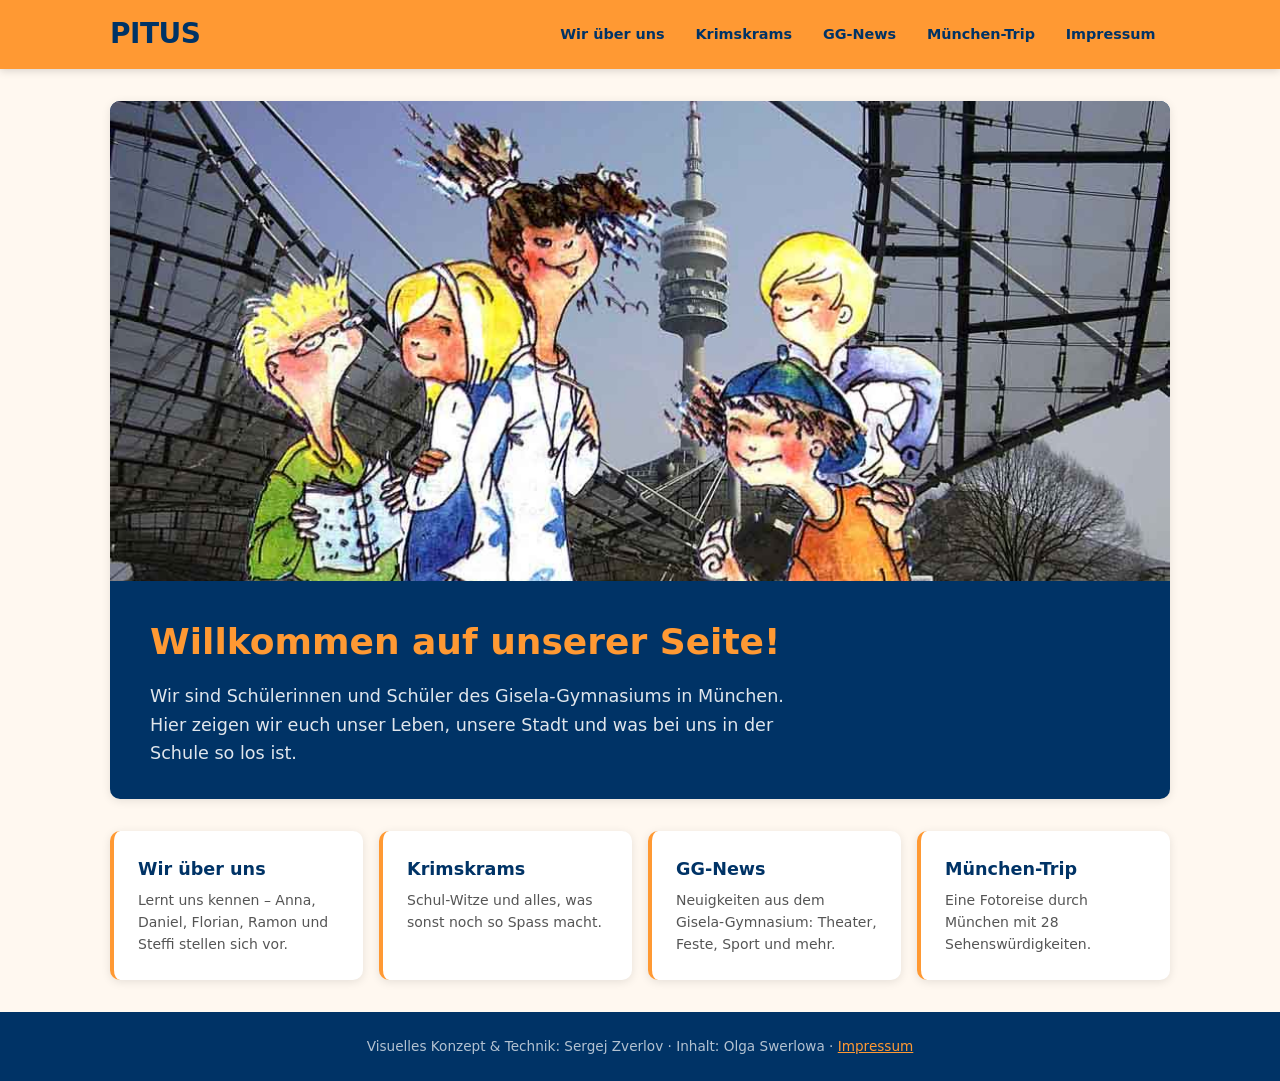
<file: index.html>
<!DOCTYPE html>
<html lang="de">
<head>
  <meta charset="UTF-8">
  <meta name="viewport" content="width=device-width, initial-scale=1.0">
  <title>PITUS – Willkommen</title>
  <link rel="stylesheet" href="styles.css">
</head>
<body>

<header>
  <div class="nav-inner">
    <a href="index.html" class="site-title">PITUS</a>
    <button class="menu-toggle" aria-label="Menü öffnen" aria-expanded="false">
      <span></span><span></span><span></span>
    </button>
    <nav id="main-nav">
      <ul>
        <li><a href="html/wir.html">Wir über uns</a></li>
        <li><a href="html/krimskrams.html">Krimskrams</a></li>
        <li><a href="html/gg-news.html">GG-News</a></li>
        <li><a href="html/muenchen.html">München-Trip</a></li>
        <li><a href="html/impressum.html">Impressum</a></li>
      </ul>
    </nav>
  </div>
</header>

<main>
  <div class="hero">
    <img src="images/Start2.jpg" alt="Willkommen bei PITUS">
    <div class="hero-body">
      <h1>Willkommen auf unserer Seite!</h1>
      <p>
        Wir sind Schülerinnen und Schüler des Gisela-Gymnasiums in München.
        Hier zeigen wir euch unser Leben, unsere Stadt und was bei uns in der Schule so los ist.
      </p>
    </div>
  </div>

  <div class="section-nav">
    <a href="html/wir.html" class="section-card">
      <h2>Wir über uns</h2>
      <p>Lernt uns kennen – Anna, Daniel, Florian, Ramon und Steffi stellen sich vor.</p>
    </a>
    <a href="html/krimskrams.html" class="section-card">
      <h2>Krimskrams</h2>
      <p>Schul-Witze und alles, was sonst noch so Spass macht.</p>
    </a>
    <a href="html/gg-news.html" class="section-card">
      <h2>GG-News</h2>
      <p>Neuigkeiten aus dem Gisela-Gymnasium: Theater, Feste, Sport und mehr.</p>
    </a>
    <a href="html/muenchen.html" class="section-card">
      <h2>München-Trip</h2>
      <p>Eine Fotoreise durch München mit 28 Sehenswürdigkeiten.</p>
    </a>
  </div>
</main>

<footer>
  <p>Visuelles Konzept &amp; Technik: Sergej Zverlov &middot; Inhalt: Olga Swerlowa &middot; <a href="html/impressum.html">Impressum</a></p>
</footer>

<script src="script.js"></script>
</body>
</html>
</file>
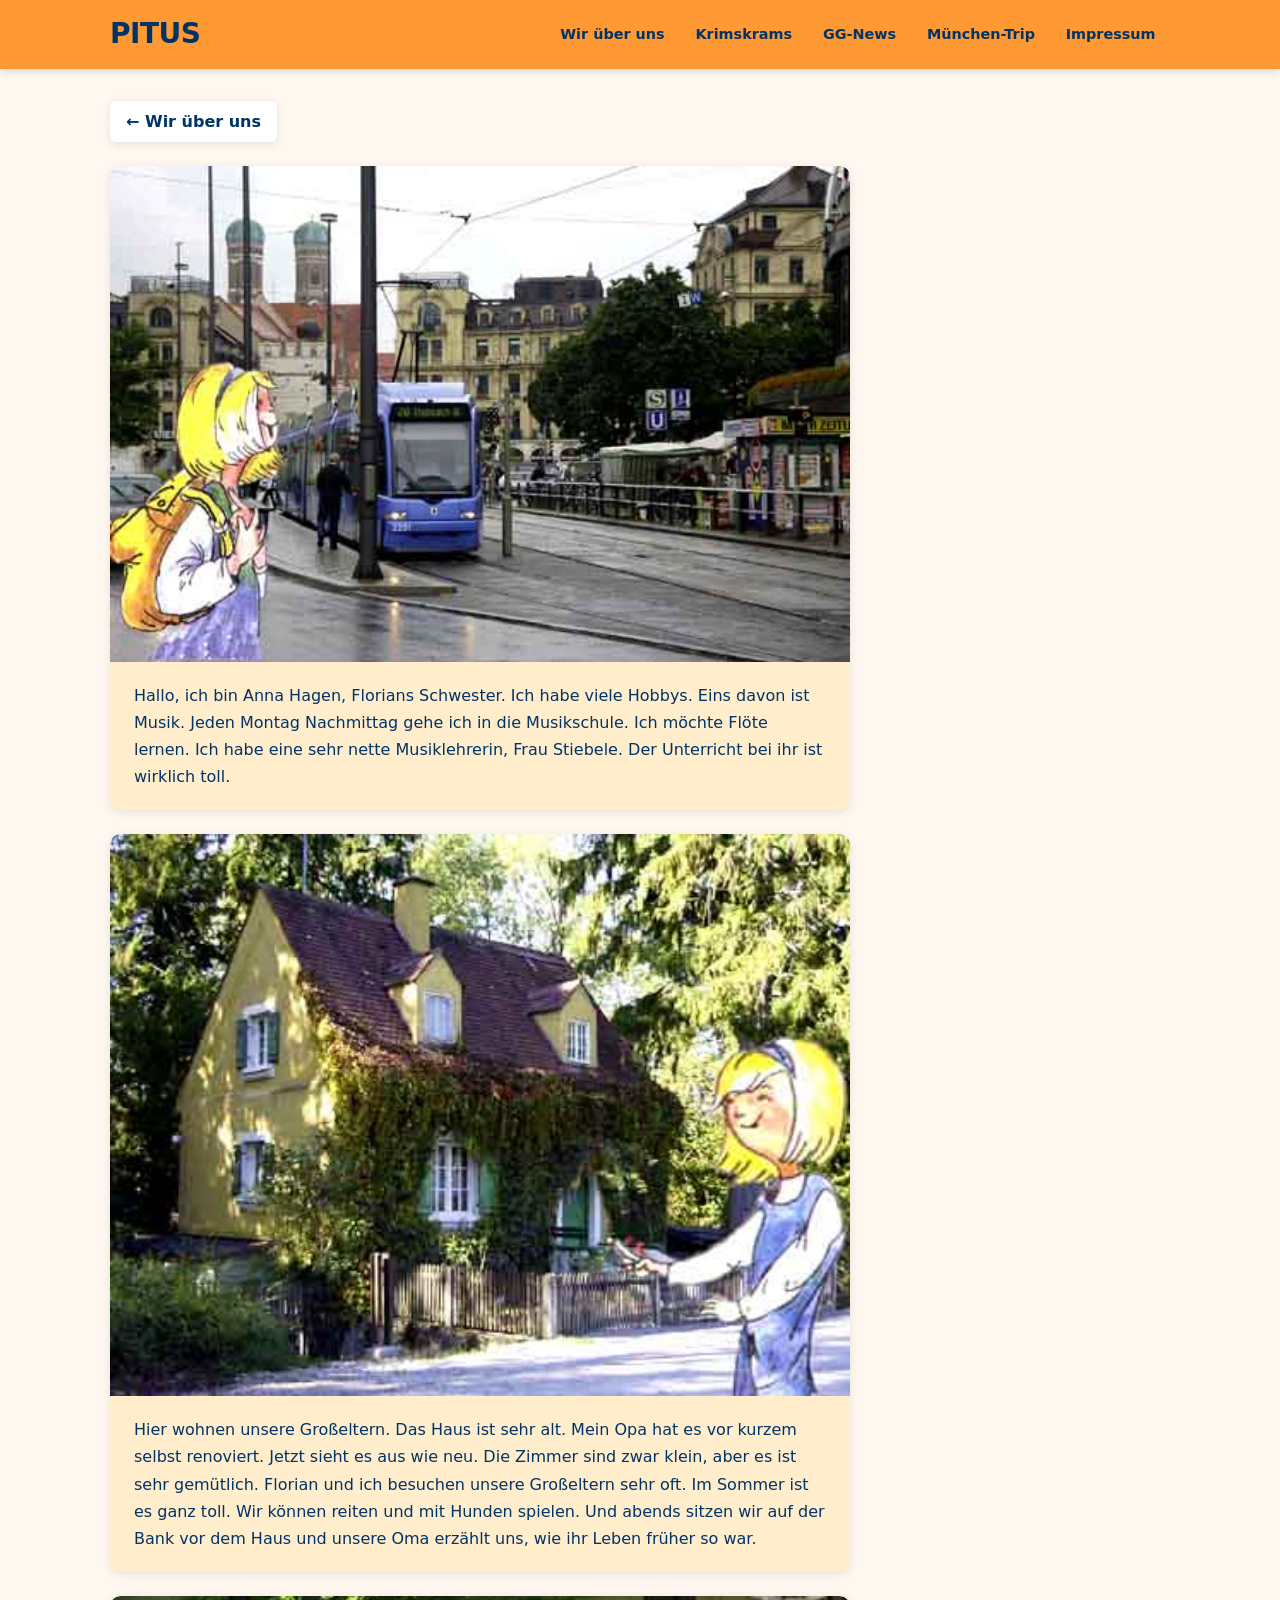
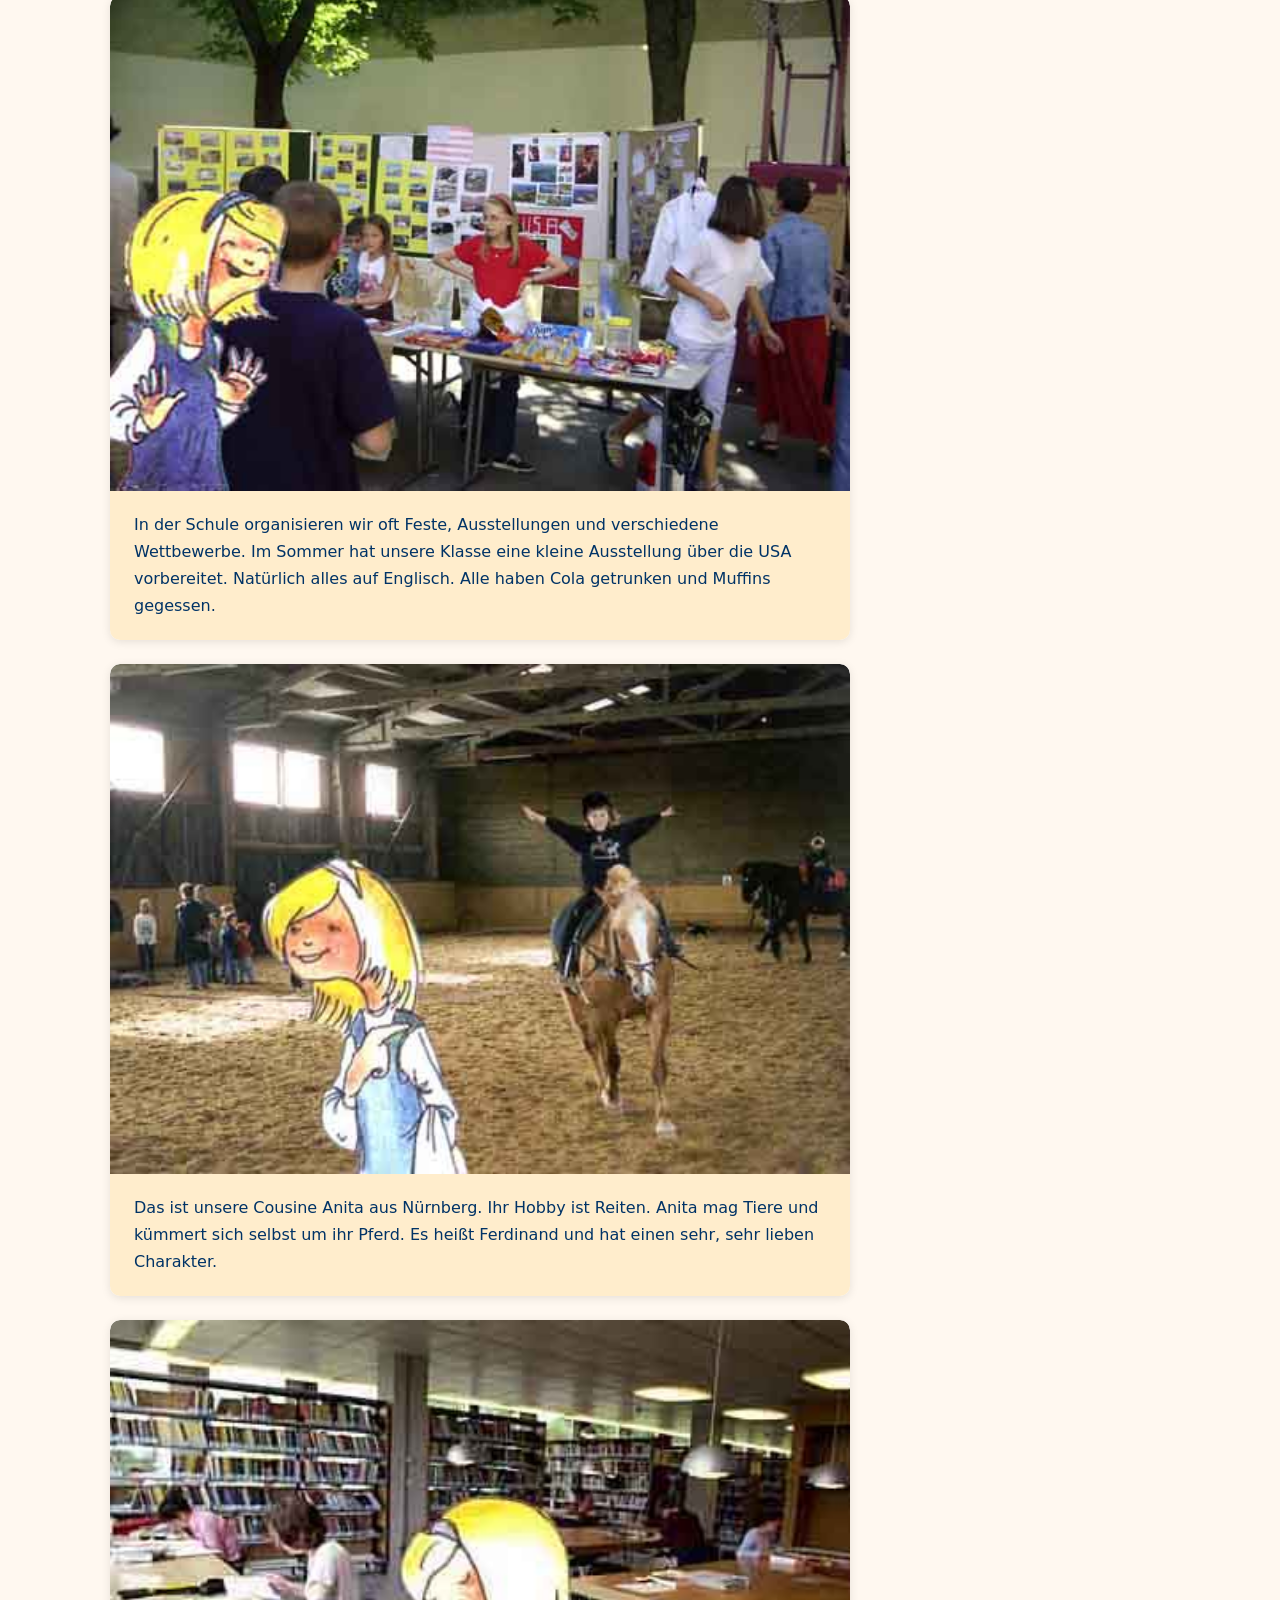
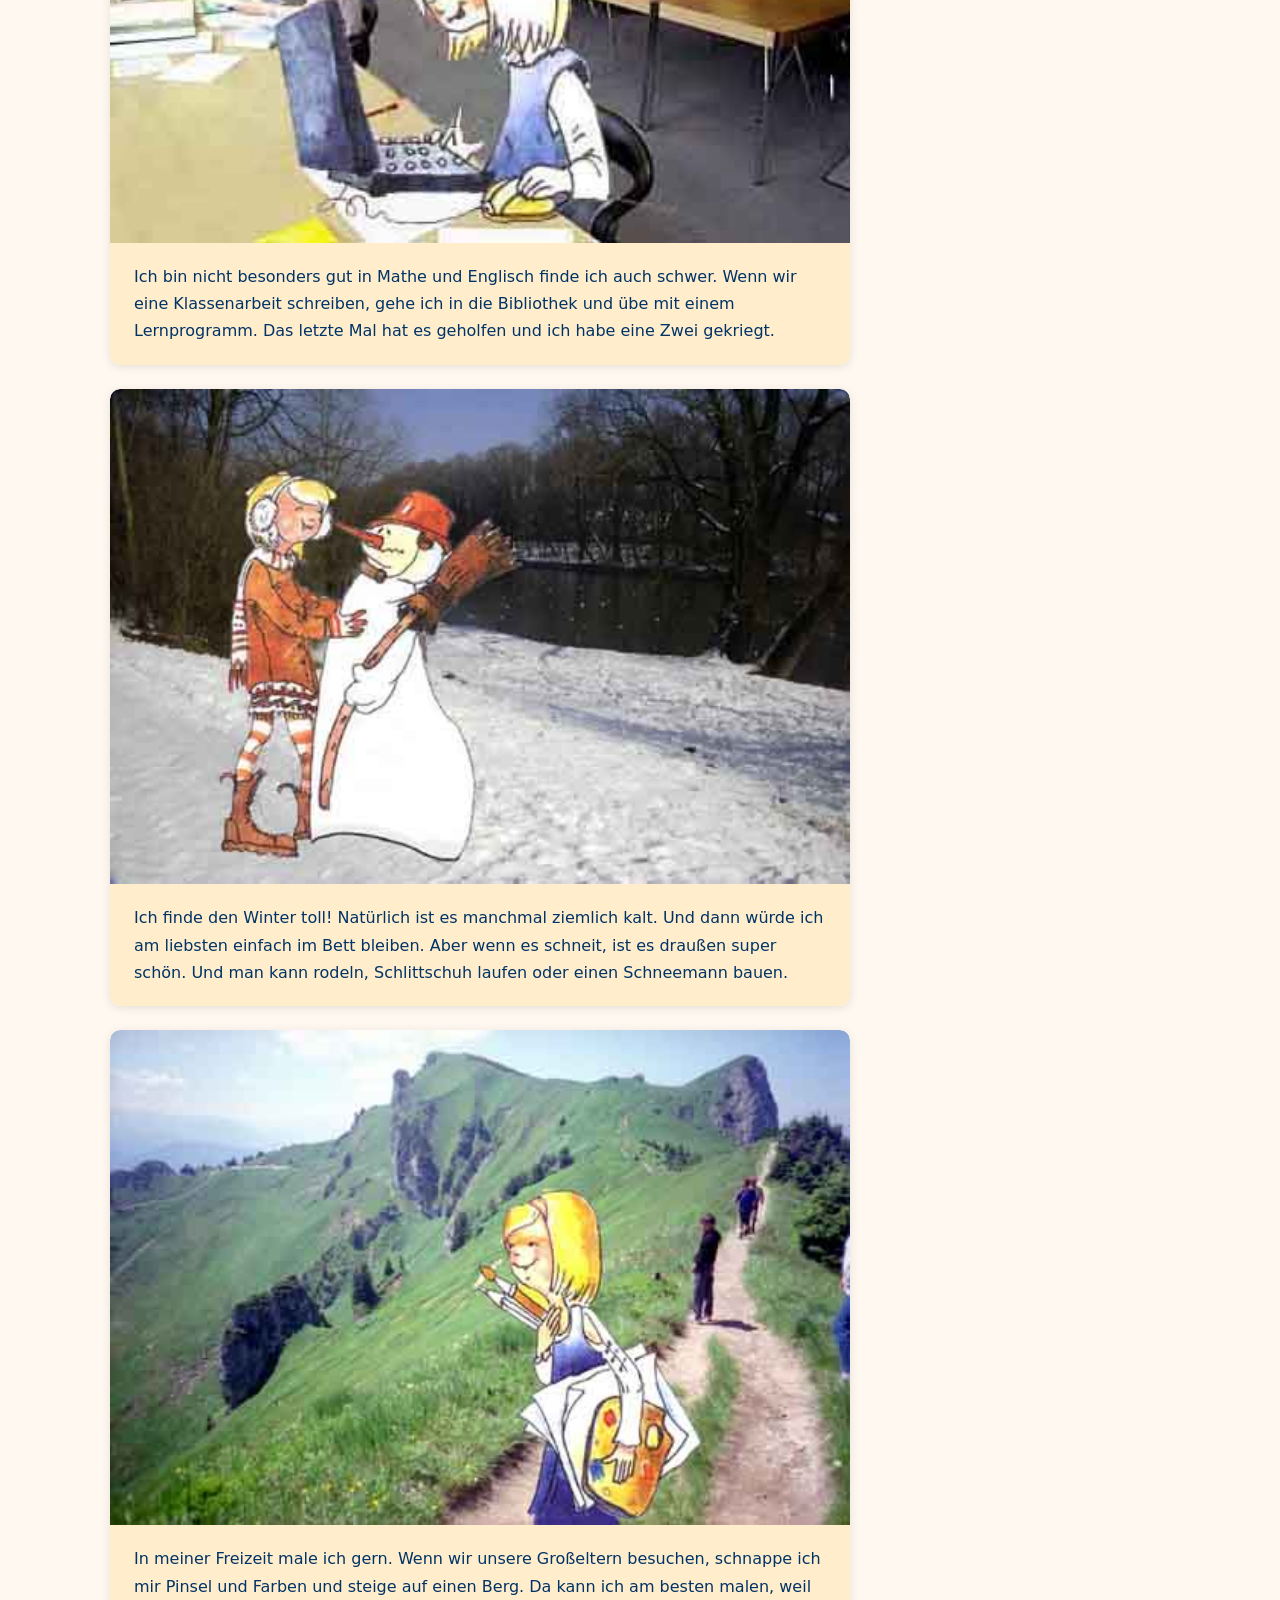
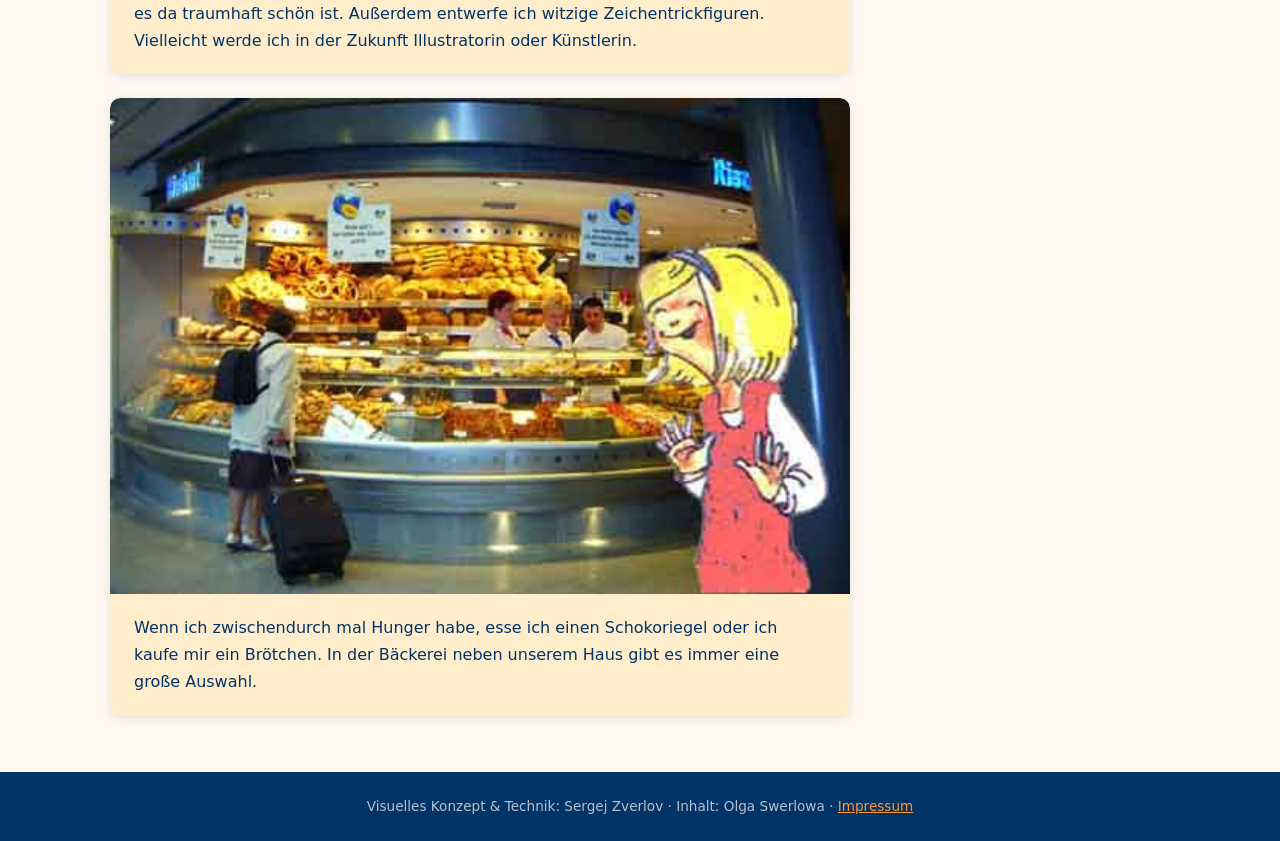
<file: html/anna.html>
<!DOCTYPE html>
<html lang="de">
<head>
  <meta charset="UTF-8">
  <meta name="viewport" content="width=device-width, initial-scale=1.0">
  <title>PITUS – Anna</title>
  <link rel="stylesheet" href="../styles.css">
</head>
<body>

<header>
  <div class="nav-inner">
    <a href="../index.html" class="site-title">PITUS</a>
    <button class="menu-toggle" aria-label="Menü öffnen" aria-expanded="false">
      <span></span><span></span><span></span>
    </button>
    <nav id="main-nav">
      <ul>
        <li><a href="wir.html">Wir über uns</a></li>
        <li><a href="krimskrams.html">Krimskrams</a></li>
        <li><a href="gg-news.html">GG-News</a></li>
        <li><a href="muenchen.html">München-Trip</a></li>
        <li><a href="impressum.html">Impressum</a></li>
      </ul>
    </nav>
  </div>
</header>

<main>
  <a href="wir.html" class="back-link">&#8592; Wir über uns</a>

  <div class="profile-wrap">
    <div class="profile-entry">
      <img src="../images/anna1.jpg" alt="Anna">
      <div class="caption">
        Hallo, ich bin Anna Hagen, Florians Schwester. Ich habe viele Hobbys. Eins davon ist Musik. Jeden Montag Nachmittag gehe ich in die Musikschule. Ich möchte Flöte lernen. Ich habe eine sehr nette Musiklehrerin, Frau Stiebele. Der Unterricht bei ihr ist wirklich toll.
      </div>
    </div>

    <div class="profile-entry">
      <img src="../images/anna2.jpg" alt="Anna bei den Großeltern">
      <div class="caption">
        Hier wohnen unsere Großeltern. Das Haus ist sehr alt. Mein Opa hat es vor kurzem selbst renoviert. Jetzt sieht es aus wie neu. Die Zimmer sind zwar klein, aber es ist sehr gemütlich. Florian und ich besuchen unsere Großeltern sehr oft. Im Sommer ist es ganz toll. Wir können reiten und mit Hunden spielen. Und abends sitzen wir auf der Bank vor dem Haus und unsere Oma erzählt uns, wie ihr Leben früher so war.
      </div>
    </div>

    <div class="profile-entry">
      <img src="../images/anna3.jpg" alt="Schulausstellung">
      <div class="caption">
        In der Schule organisieren wir oft Feste, Ausstellungen und verschiedene Wettbewerbe. Im Sommer hat unsere Klasse eine kleine Ausstellung über die USA vorbereitet. Natürlich alles auf Englisch. Alle haben Cola getrunken und Muffins gegessen.
      </div>
    </div>

    <div class="profile-entry">
      <img src="../images/anna4.jpg" alt="Cousine Anita mit Pferd">
      <div class="caption">
        Das ist unsere Cousine Anita aus Nürnberg. Ihr Hobby ist Reiten. Anita mag Tiere und kümmert sich selbst um ihr Pferd. Es heißt Ferdinand und hat einen sehr, sehr lieben Charakter.
      </div>
    </div>

    <div class="profile-entry">
      <img src="../images/anna5.jpg" alt="Anna in der Bibliothek">
      <div class="caption">
        Ich bin nicht besonders gut in Mathe und Englisch finde ich auch schwer. Wenn wir eine Klassenarbeit schreiben, gehe ich in die Bibliothek und übe mit einem Lernprogramm. Das letzte Mal hat es geholfen und ich habe eine Zwei gekriegt.
      </div>
    </div>

    <div class="profile-entry">
      <img src="../images/anna6.jpg" alt="Anna im Winter">
      <div class="caption">
        Ich finde den Winter toll! Natürlich ist es manchmal ziemlich kalt. Und dann würde ich am liebsten einfach im Bett bleiben. Aber wenn es schneit, ist es draußen super schön. Und man kann rodeln, Schlittschuh laufen oder einen Schneemann bauen.
      </div>
    </div>

    <div class="profile-entry">
      <img src="../images/anna7.jpg" alt="Anna beim Malen">
      <div class="caption">
        In meiner Freizeit male ich gern. Wenn wir unsere Großeltern besuchen, schnappe ich mir Pinsel und Farben und steige auf einen Berg. Da kann ich am besten malen, weil es da traumhaft schön ist. Außerdem entwerfe ich witzige Zeichentrickfiguren. Vielleicht werde ich in der Zukunft Illustratorin oder Künstlerin.
      </div>
    </div>

    <div class="profile-entry">
      <img src="../images/anna8.jpg" alt="Anna in der Bäckerei">
      <div class="caption">
        Wenn ich zwischendurch mal Hunger habe, esse ich einen Schokoriegel oder ich kaufe mir ein Brötchen. In der Bäckerei neben unserem Haus gibt es immer eine große Auswahl.
      </div>
    </div>
  </div>
</main>

<footer>
  <p>Visuelles Konzept &amp; Technik: Sergej Zverlov &middot; Inhalt: Olga Swerlowa &middot; <a href="impressum.html">Impressum</a></p>
</footer>

<script src="../script.js"></script>
</body>
</html>
</file>
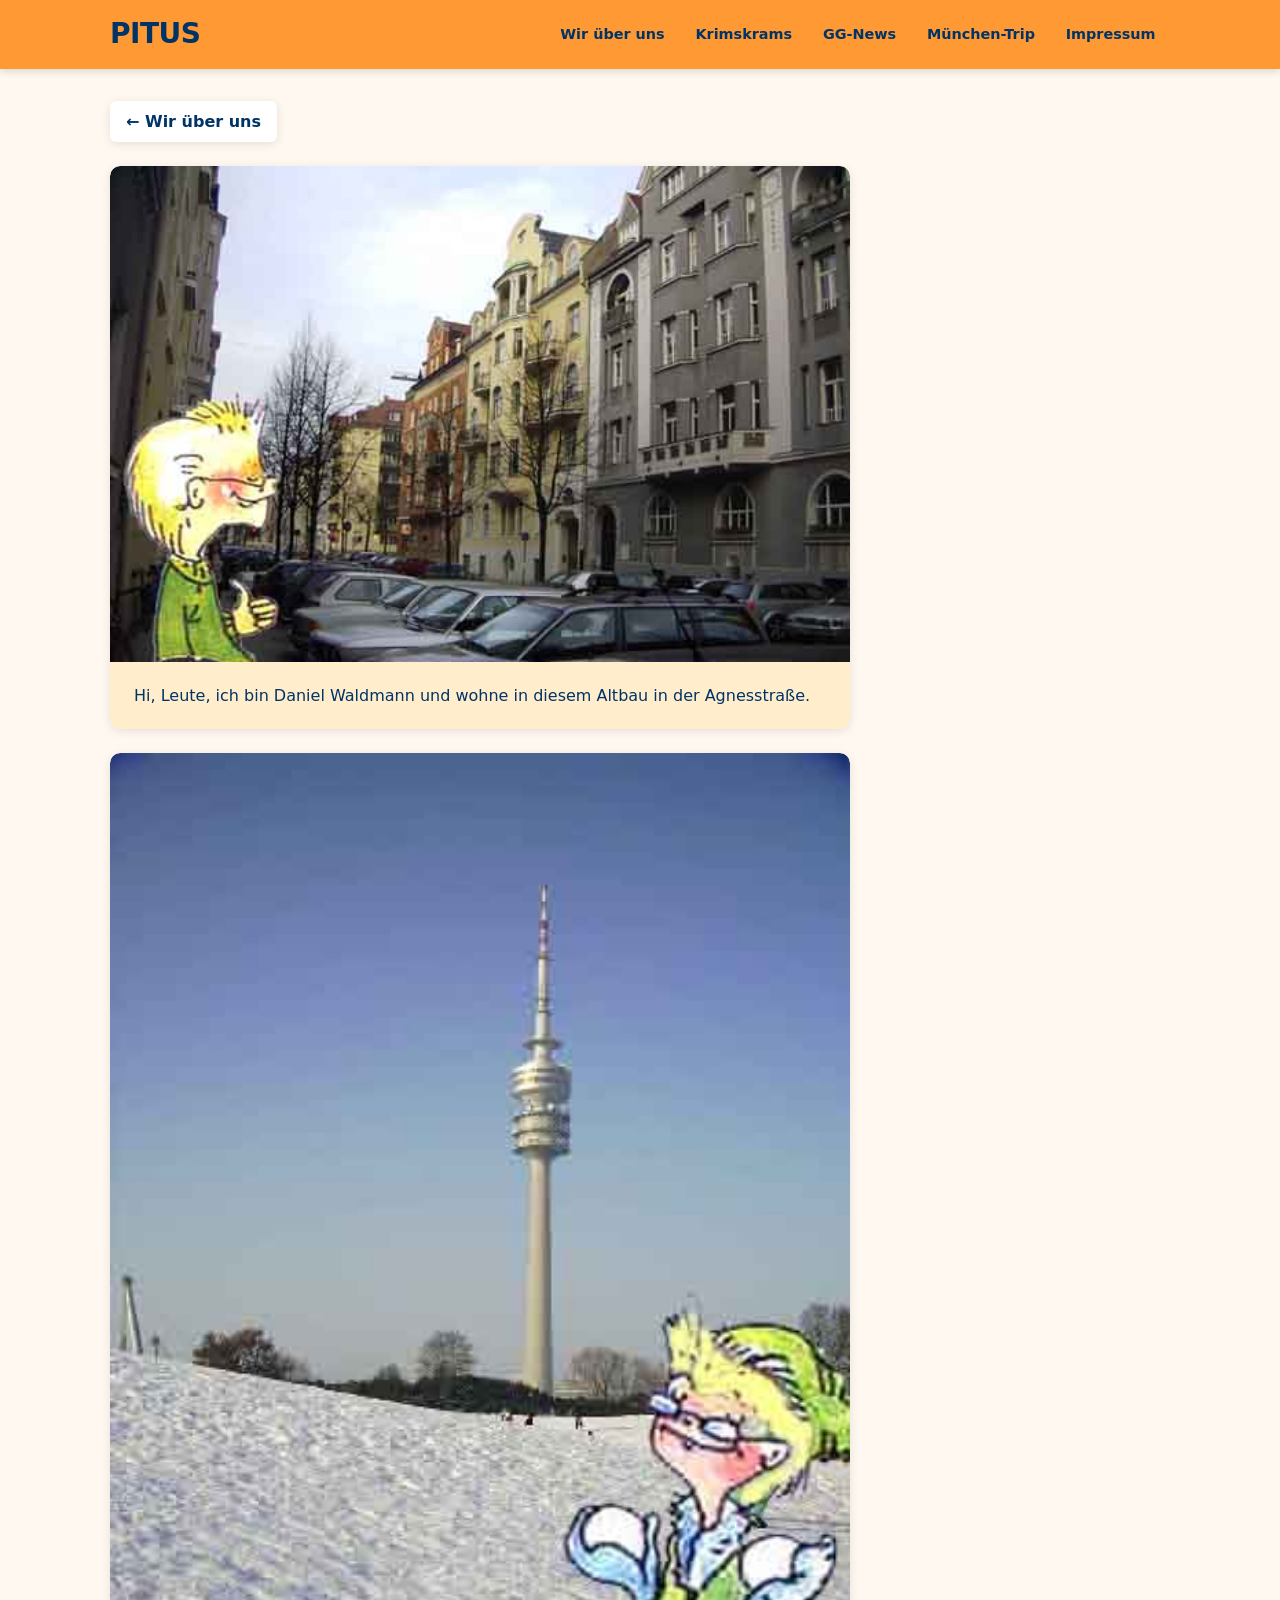
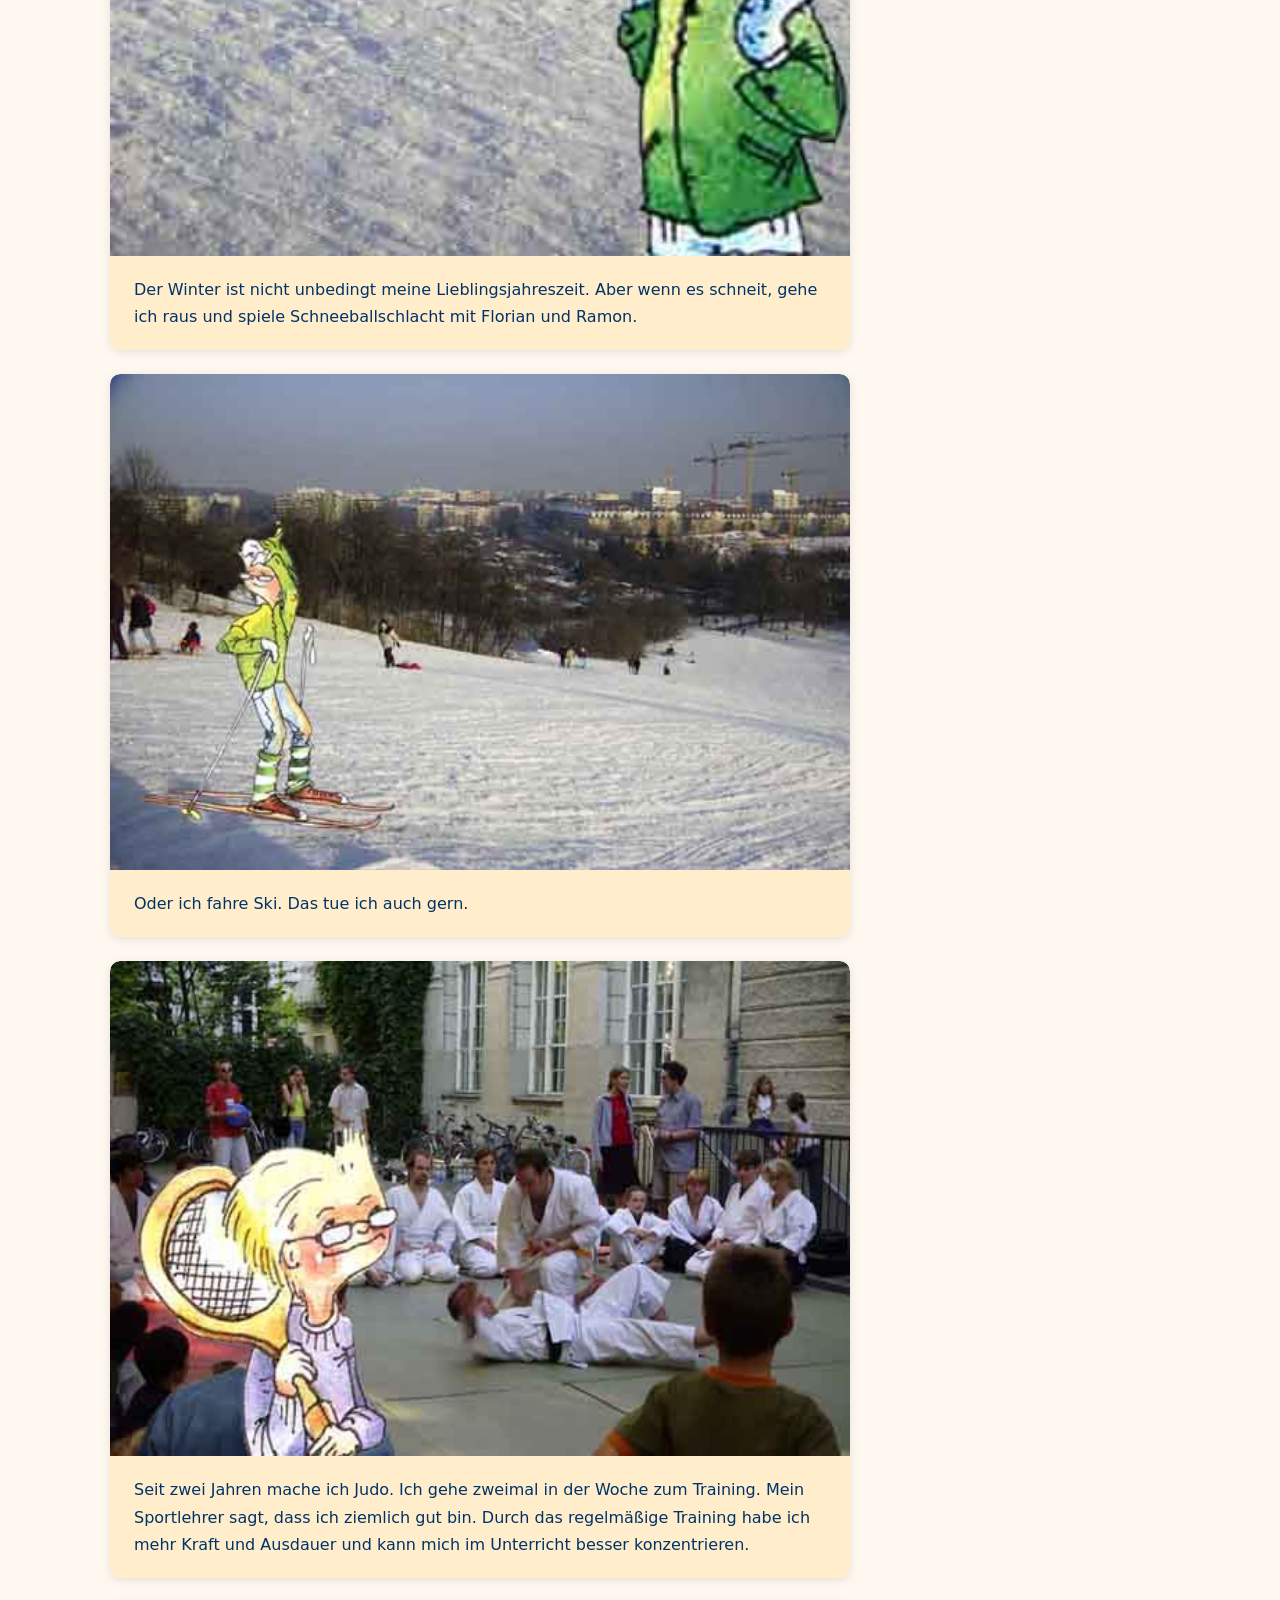
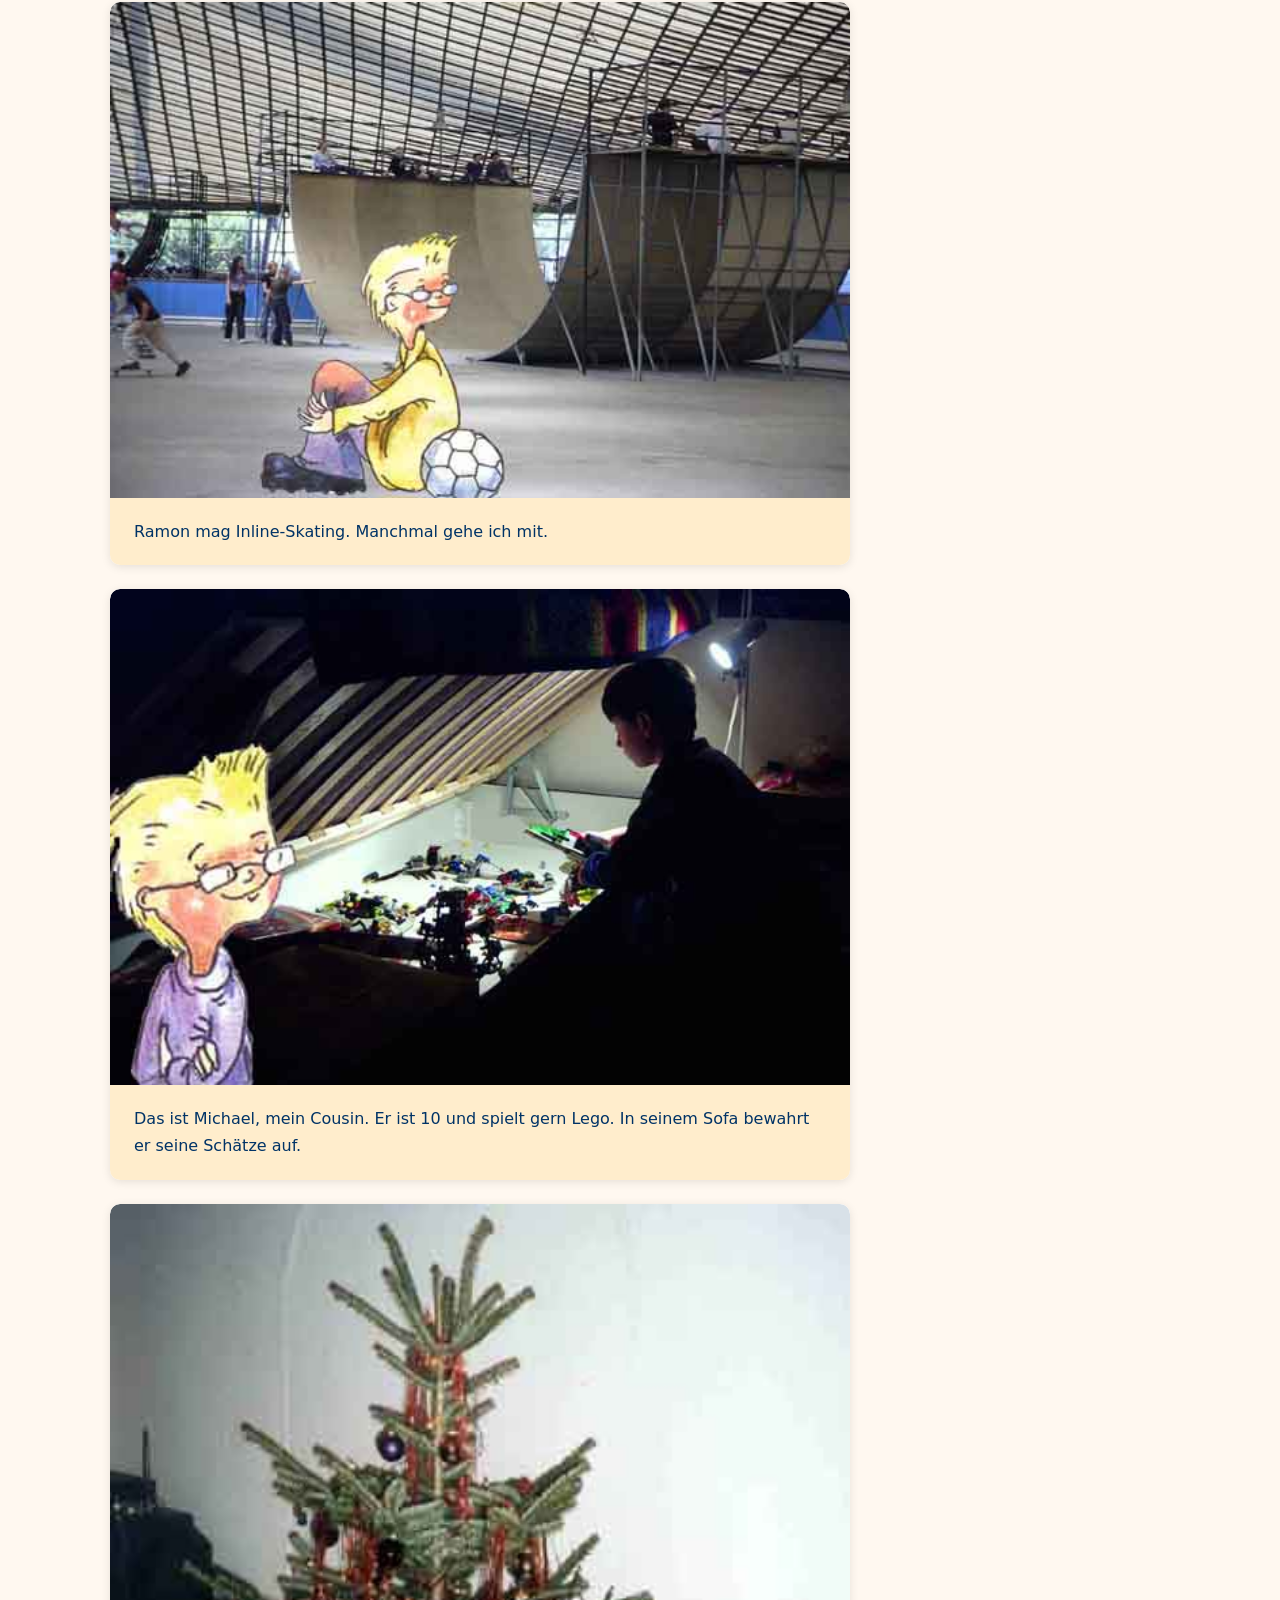
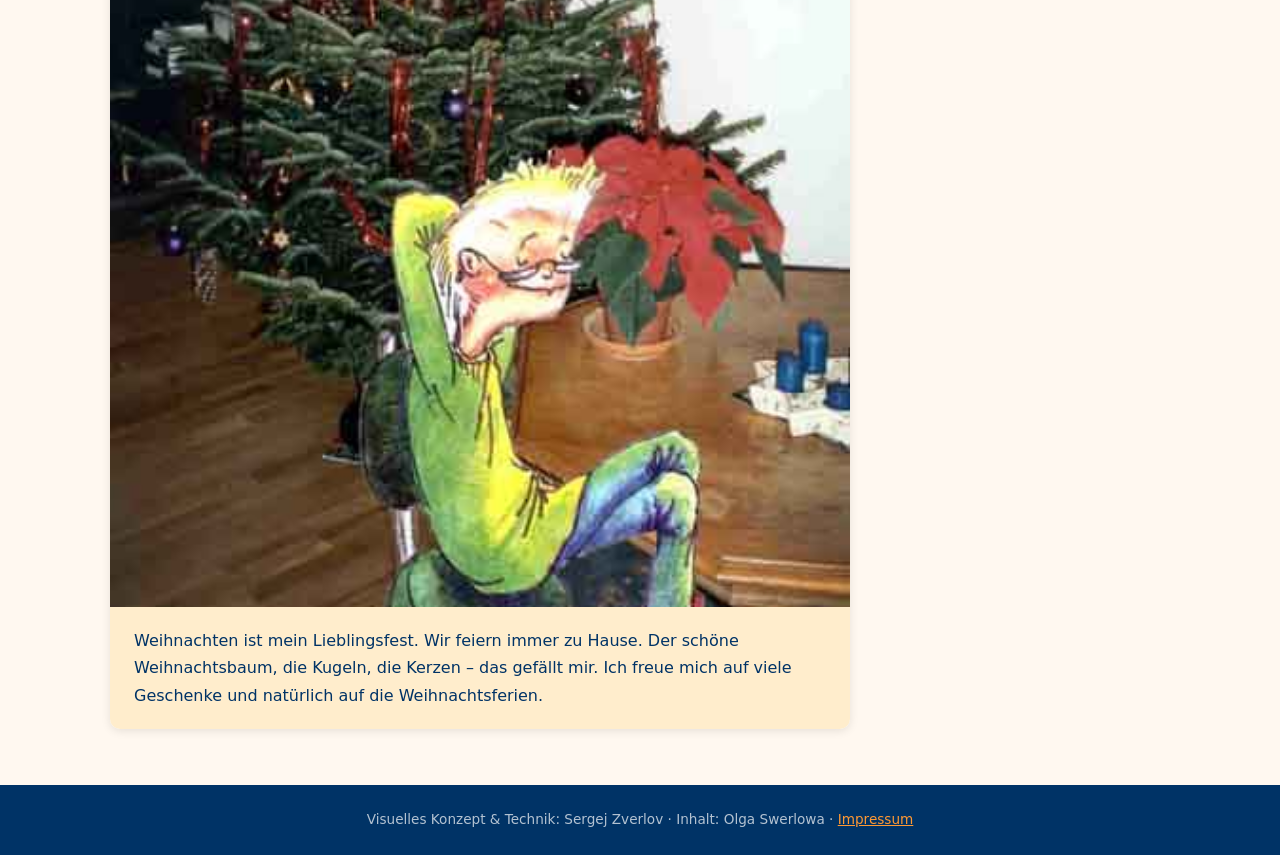
<file: html/daniel.html>
<!DOCTYPE html>
<html lang="de">
<head>
  <meta charset="UTF-8">
  <meta name="viewport" content="width=device-width, initial-scale=1.0">
  <title>PITUS – Daniel</title>
  <link rel="stylesheet" href="../styles.css">
</head>
<body>

<header>
  <div class="nav-inner">
    <a href="../index.html" class="site-title">PITUS</a>
    <button class="menu-toggle" aria-label="Menü öffnen" aria-expanded="false">
      <span></span><span></span><span></span>
    </button>
    <nav id="main-nav">
      <ul>
        <li><a href="wir.html">Wir über uns</a></li>
        <li><a href="krimskrams.html">Krimskrams</a></li>
        <li><a href="gg-news.html">GG-News</a></li>
        <li><a href="muenchen.html">München-Trip</a></li>
        <li><a href="impressum.html">Impressum</a></li>
      </ul>
    </nav>
  </div>
</header>

<main>
  <a href="wir.html" class="back-link">&#8592; Wir über uns</a>

  <div class="profile-wrap">
    <div class="profile-entry">
      <img src="../images/daniel1.jpg" alt="Daniel">
      <div class="caption">
        Hi, Leute, ich bin Daniel Waldmann und wohne in diesem Altbau in der Agnesstraße.
      </div>
    </div>

    <div class="profile-entry">
      <img src="../images/daniel2.jpg" alt="Daniel im Winter">
      <div class="caption">
        Der Winter ist nicht unbedingt meine Lieblingsjahreszeit. Aber wenn es schneit, gehe ich raus und spiele Schneeballschlacht mit Florian und Ramon.
      </div>
    </div>

    <div class="profile-entry">
      <img src="../images/daniel3.jpg" alt="Daniel beim Skifahren">
      <div class="caption">
        Oder ich fahre Ski. Das tue ich auch gern.
      </div>
    </div>

    <div class="profile-entry">
      <img src="../images/daniel4.jpg" alt="Daniel beim Judo">
      <div class="caption">
        Seit zwei Jahren mache ich Judo. Ich gehe zweimal in der Woche zum Training. Mein Sportlehrer sagt, dass ich ziemlich gut bin. Durch das regelmäßige Training habe ich mehr Kraft und Ausdauer und kann mich im Unterricht besser konzentrieren.
      </div>
    </div>

    <div class="profile-entry">
      <img src="../images/daniel5.jpg" alt="Inline-Skating">
      <div class="caption">
        Ramon mag Inline-Skating. Manchmal gehe ich mit.
      </div>
    </div>

    <div class="profile-entry">
      <img src="../images/daniel6.jpg" alt="Cousin Michael">
      <div class="caption">
        Das ist Michael, mein Cousin. Er ist 10 und spielt gern Lego. In seinem Sofa bewahrt er seine Schätze auf.
      </div>
    </div>

    <div class="profile-entry">
      <img src="../images/daniel7.jpg" alt="Weihnachten">
      <div class="caption">
        Weihnachten ist mein Lieblingsfest. Wir feiern immer zu Hause. Der schöne Weihnachtsbaum, die Kugeln, die Kerzen – das gefällt mir. Ich freue mich auf viele Geschenke und natürlich auf die Weihnachtsferien.
      </div>
    </div>
  </div>
</main>

<footer>
  <p>Visuelles Konzept &amp; Technik: Sergej Zverlov &middot; Inhalt: Olga Swerlowa &middot; <a href="impressum.html">Impressum</a></p>
</footer>

<script src="../script.js"></script>
</body>
</html>
</file>
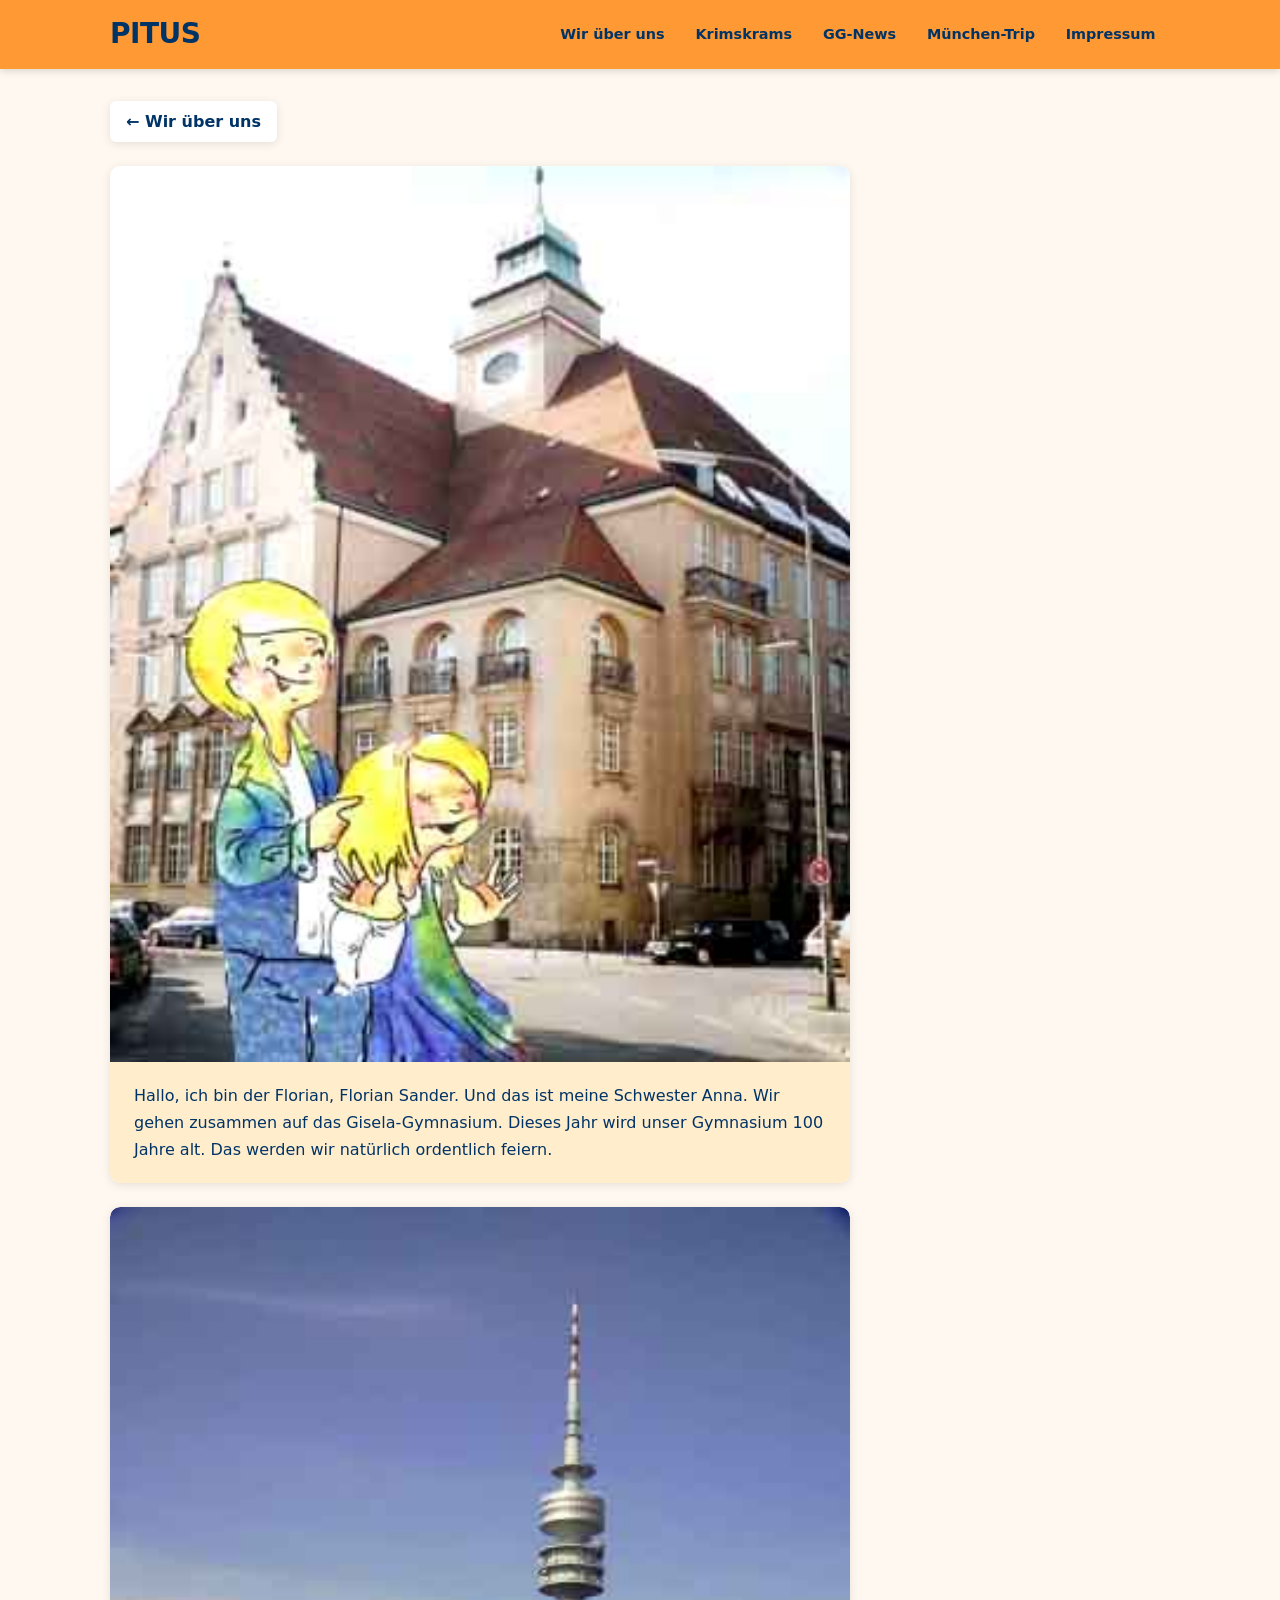
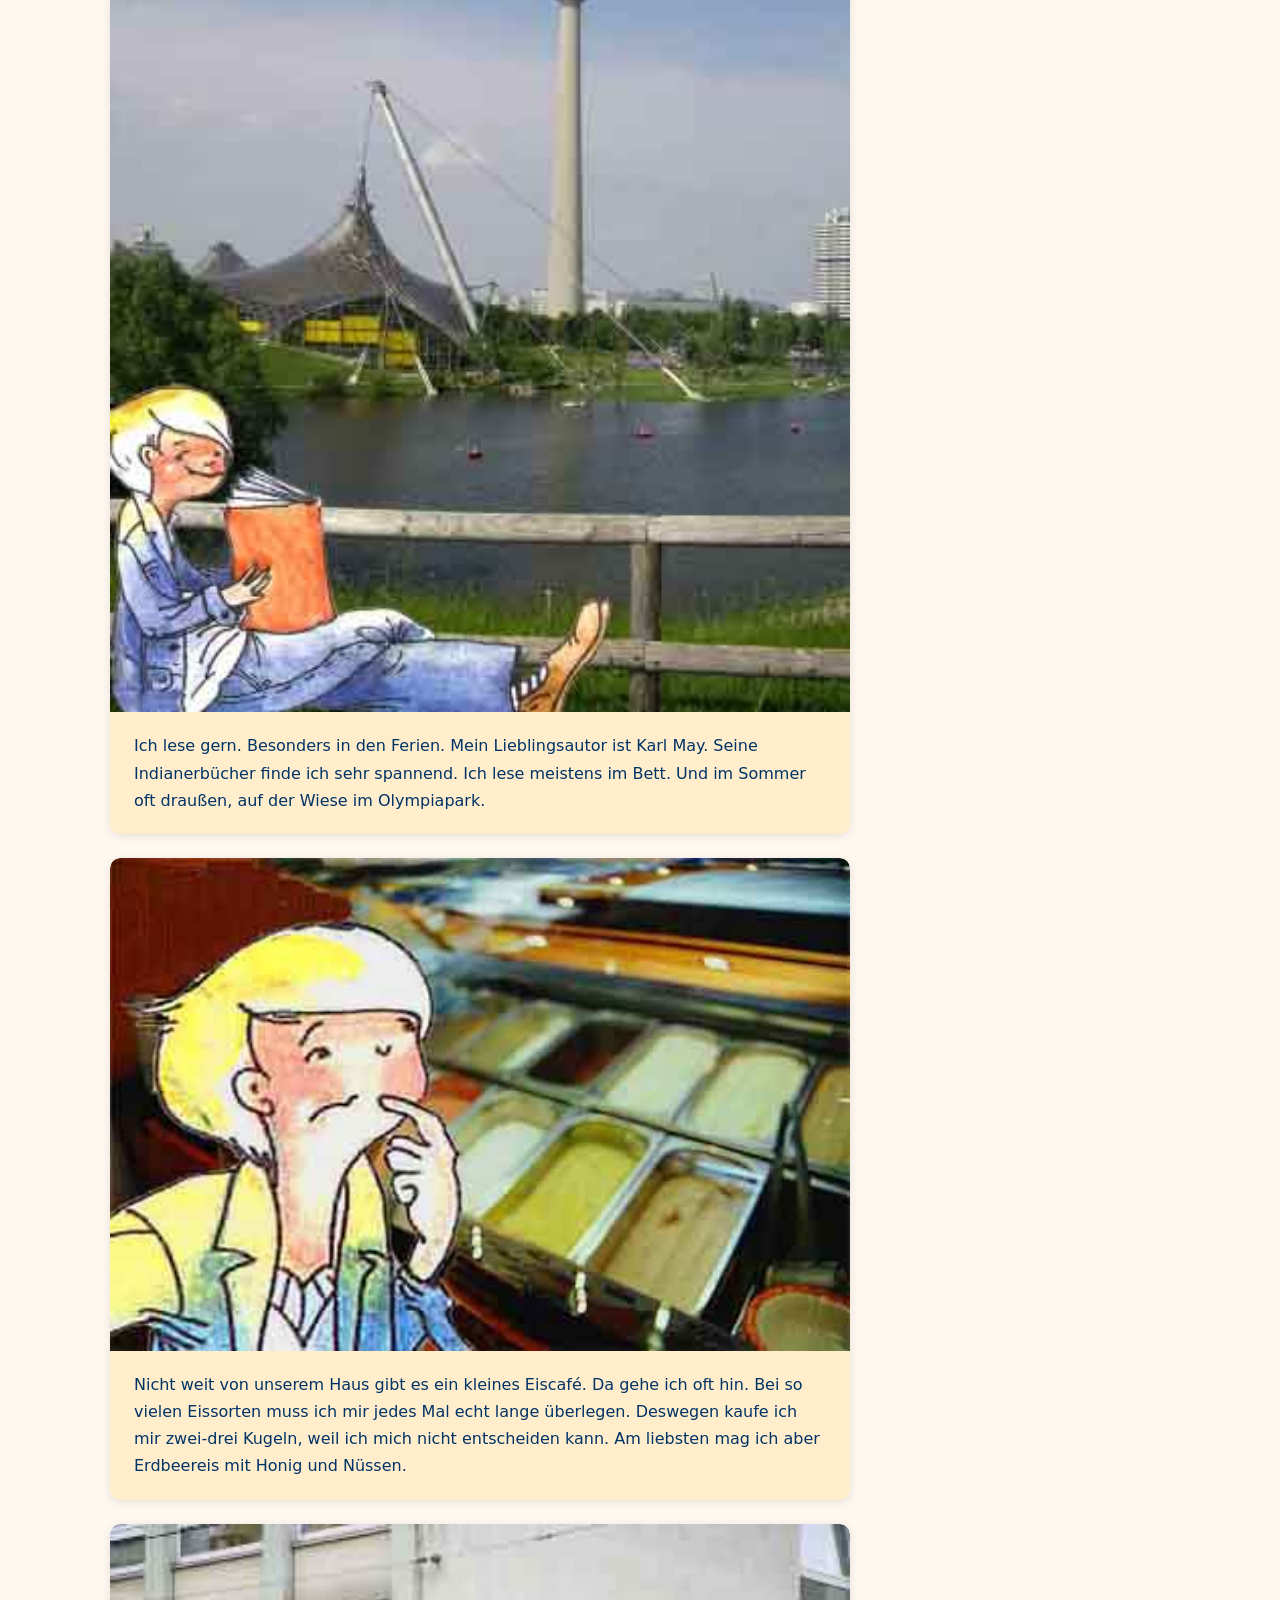
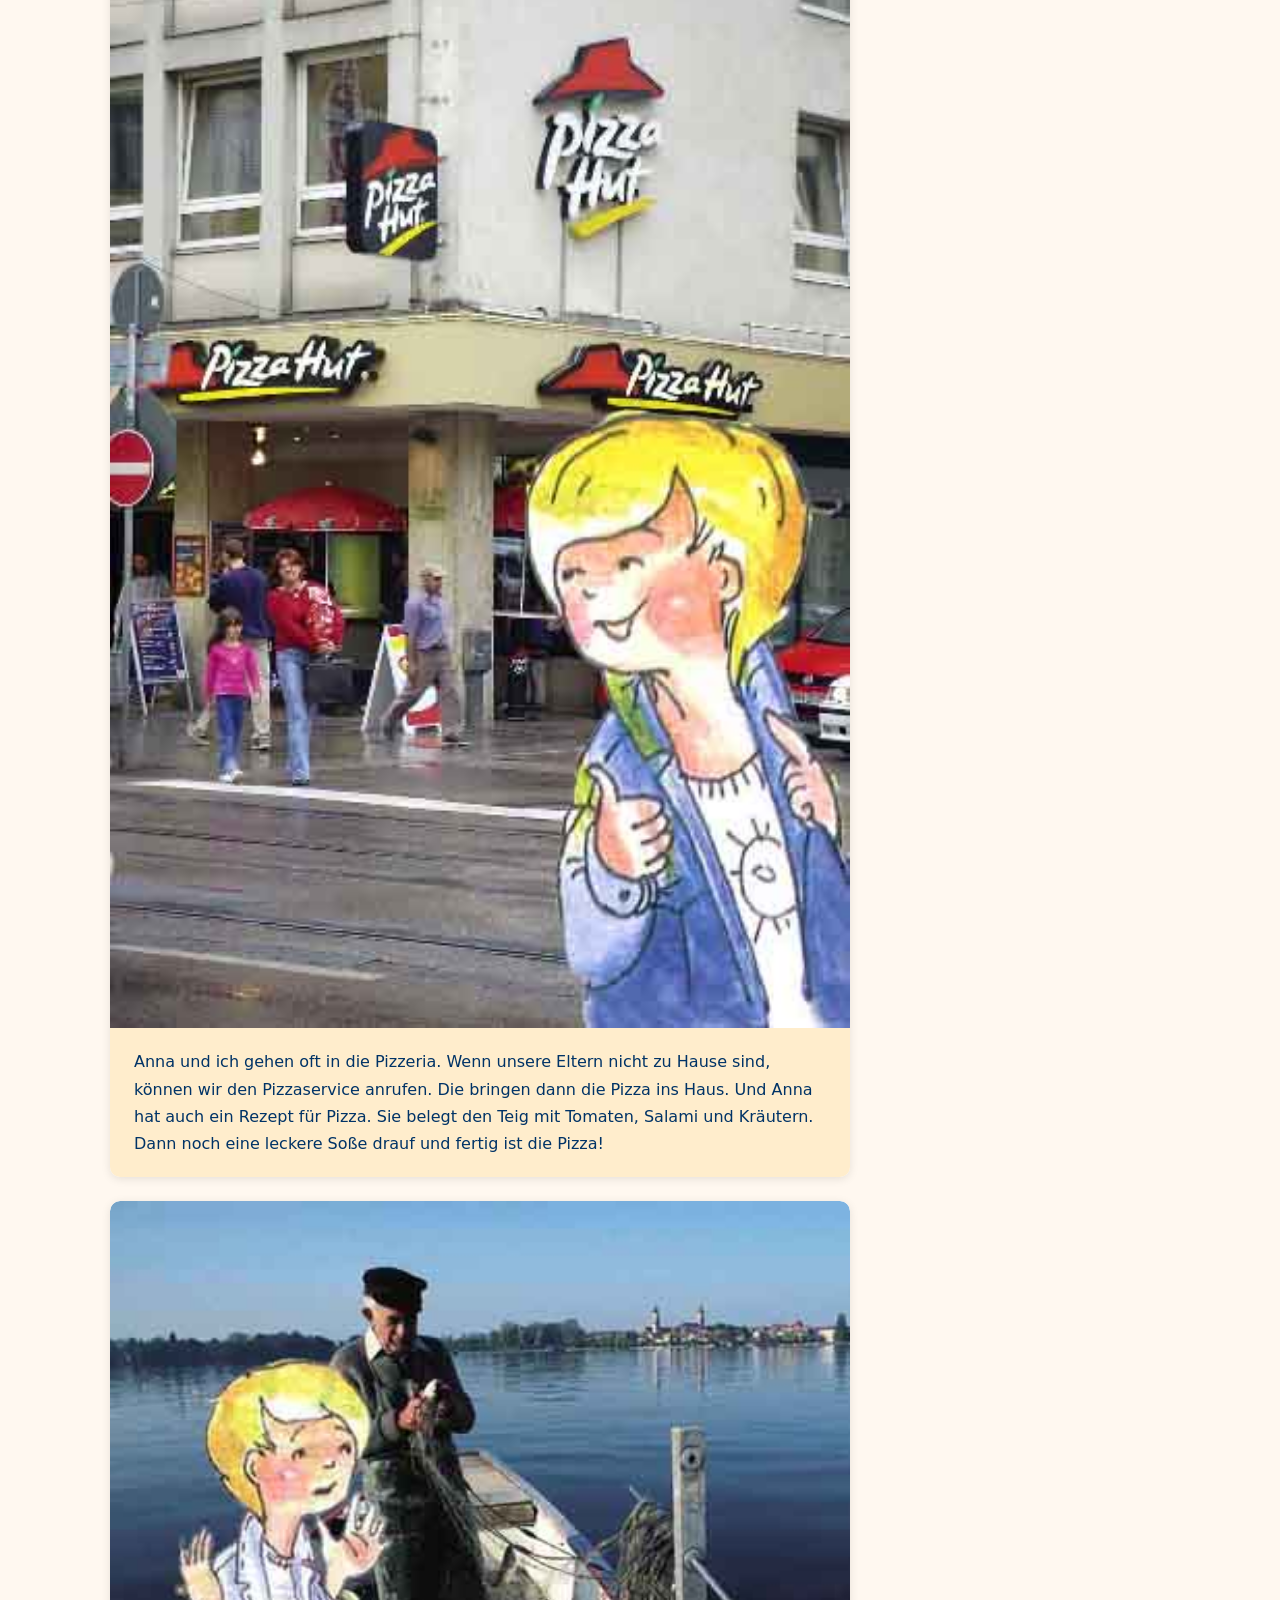
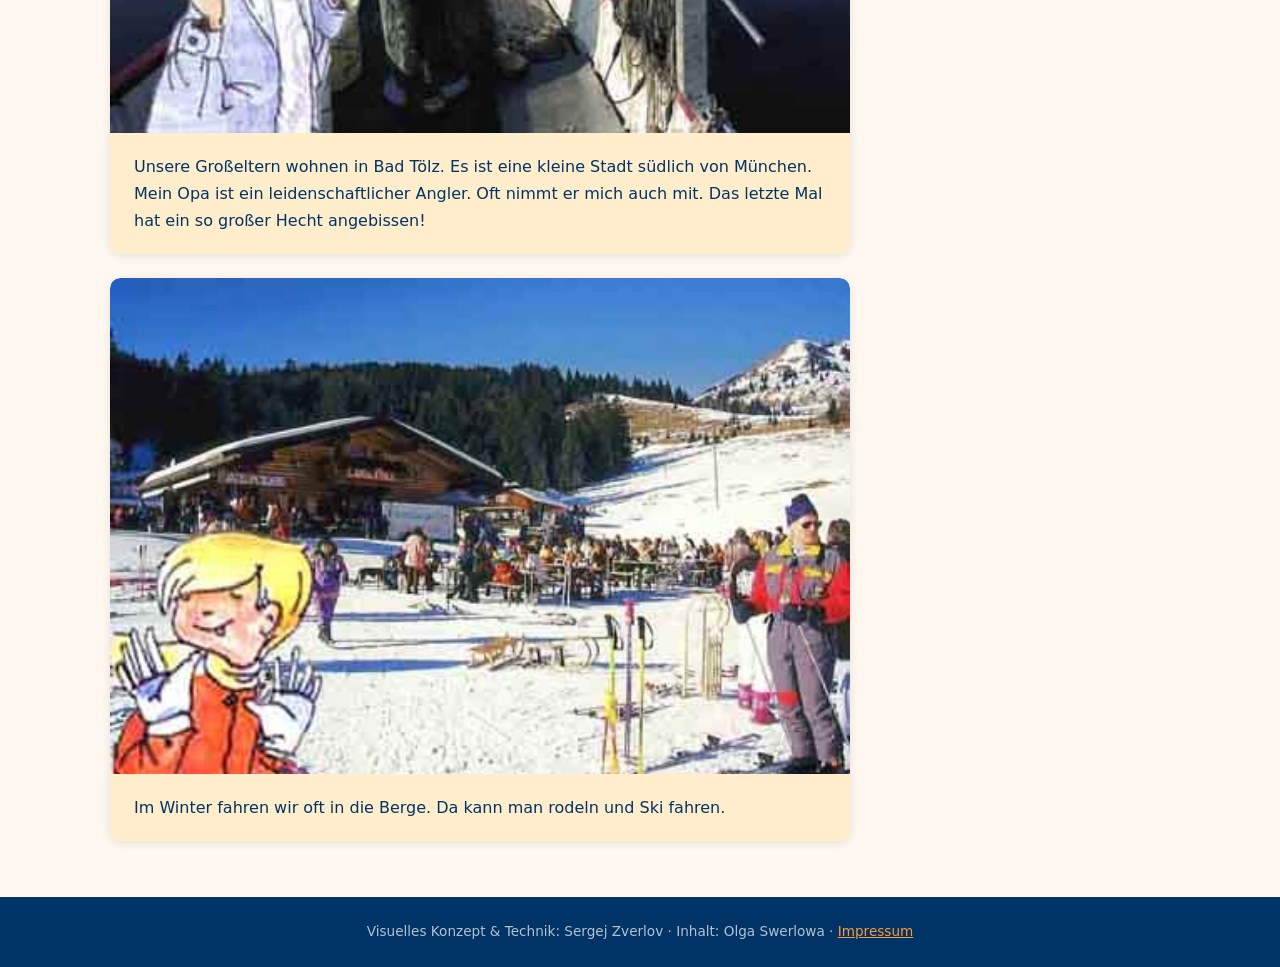
<file: html/florian.html>
<!DOCTYPE html>
<html lang="de">
<head>
  <meta charset="UTF-8">
  <meta name="viewport" content="width=device-width, initial-scale=1.0">
  <title>PITUS – Florian</title>
  <link rel="stylesheet" href="../styles.css">
</head>
<body>

<header>
  <div class="nav-inner">
    <a href="../index.html" class="site-title">PITUS</a>
    <button class="menu-toggle" aria-label="Menü öffnen" aria-expanded="false">
      <span></span><span></span><span></span>
    </button>
    <nav id="main-nav">
      <ul>
        <li><a href="wir.html">Wir über uns</a></li>
        <li><a href="krimskrams.html">Krimskrams</a></li>
        <li><a href="gg-news.html">GG-News</a></li>
        <li><a href="muenchen.html">München-Trip</a></li>
        <li><a href="impressum.html">Impressum</a></li>
      </ul>
    </nav>
  </div>
</header>

<main>
  <a href="wir.html" class="back-link">&#8592; Wir über uns</a>

  <div class="profile-wrap">
    <div class="profile-entry">
      <img src="../images/florian1.jpg" alt="Florian">
      <div class="caption">
        Hallo, ich bin der Florian, Florian Sander. Und das ist meine Schwester Anna. Wir gehen zusammen auf das Gisela-Gymnasium. Dieses Jahr wird unser Gymnasium 100 Jahre alt. Das werden wir natürlich ordentlich feiern.
      </div>
    </div>

    <div class="profile-entry">
      <img src="../images/florian2.jpg" alt="Florian beim Lesen">
      <div class="caption">
        Ich lese gern. Besonders in den Ferien. Mein Lieblingsautor ist Karl May. Seine Indianerbücher finde ich sehr spannend. Ich lese meistens im Bett. Und im Sommer oft draußen, auf der Wiese im Olympiapark.
      </div>
    </div>

    <div class="profile-entry">
      <img src="../images/florian3.jpg" alt="Eiscafé">
      <div class="caption">
        Nicht weit von unserem Haus gibt es ein kleines Eiscafé. Da gehe ich oft hin. Bei so vielen Eissorten muss ich mir jedes Mal echt lange überlegen. Deswegen kaufe ich mir zwei-drei Kugeln, weil ich mich nicht entscheiden kann. Am liebsten mag ich aber Erdbeereis mit Honig und Nüssen.
      </div>
    </div>

    <div class="profile-entry">
      <img src="../images/florian4.jpg" alt="Pizza">
      <div class="caption">
        Anna und ich gehen oft in die Pizzeria. Wenn unsere Eltern nicht zu Hause sind, können wir den Pizzaservice anrufen. Die bringen dann die Pizza ins Haus. Und Anna hat auch ein Rezept für Pizza. Sie belegt den Teig mit Tomaten, Salami und Kräutern. Dann noch eine leckere Soße drauf und fertig ist die Pizza!
      </div>
    </div>

    <div class="profile-entry">
      <img src="../images/florian5.jpg" alt="Angeln mit Opa">
      <div class="caption">
        Unsere Großeltern wohnen in Bad Tölz. Es ist eine kleine Stadt südlich von München. Mein Opa ist ein leidenschaftlicher Angler. Oft nimmt er mich auch mit. Das letzte Mal hat ein so großer Hecht angebissen!
      </div>
    </div>

    <div class="profile-entry">
      <img src="../images/florian6.jpg" alt="Berge im Winter">
      <div class="caption">
        Im Winter fahren wir oft in die Berge. Da kann man rodeln und Ski fahren.
      </div>
    </div>
  </div>
</main>

<footer>
  <p>Visuelles Konzept &amp; Technik: Sergej Zverlov &middot; Inhalt: Olga Swerlowa &middot; <a href="impressum.html">Impressum</a></p>
</footer>

<script src="../script.js"></script>
</body>
</html>
</file>
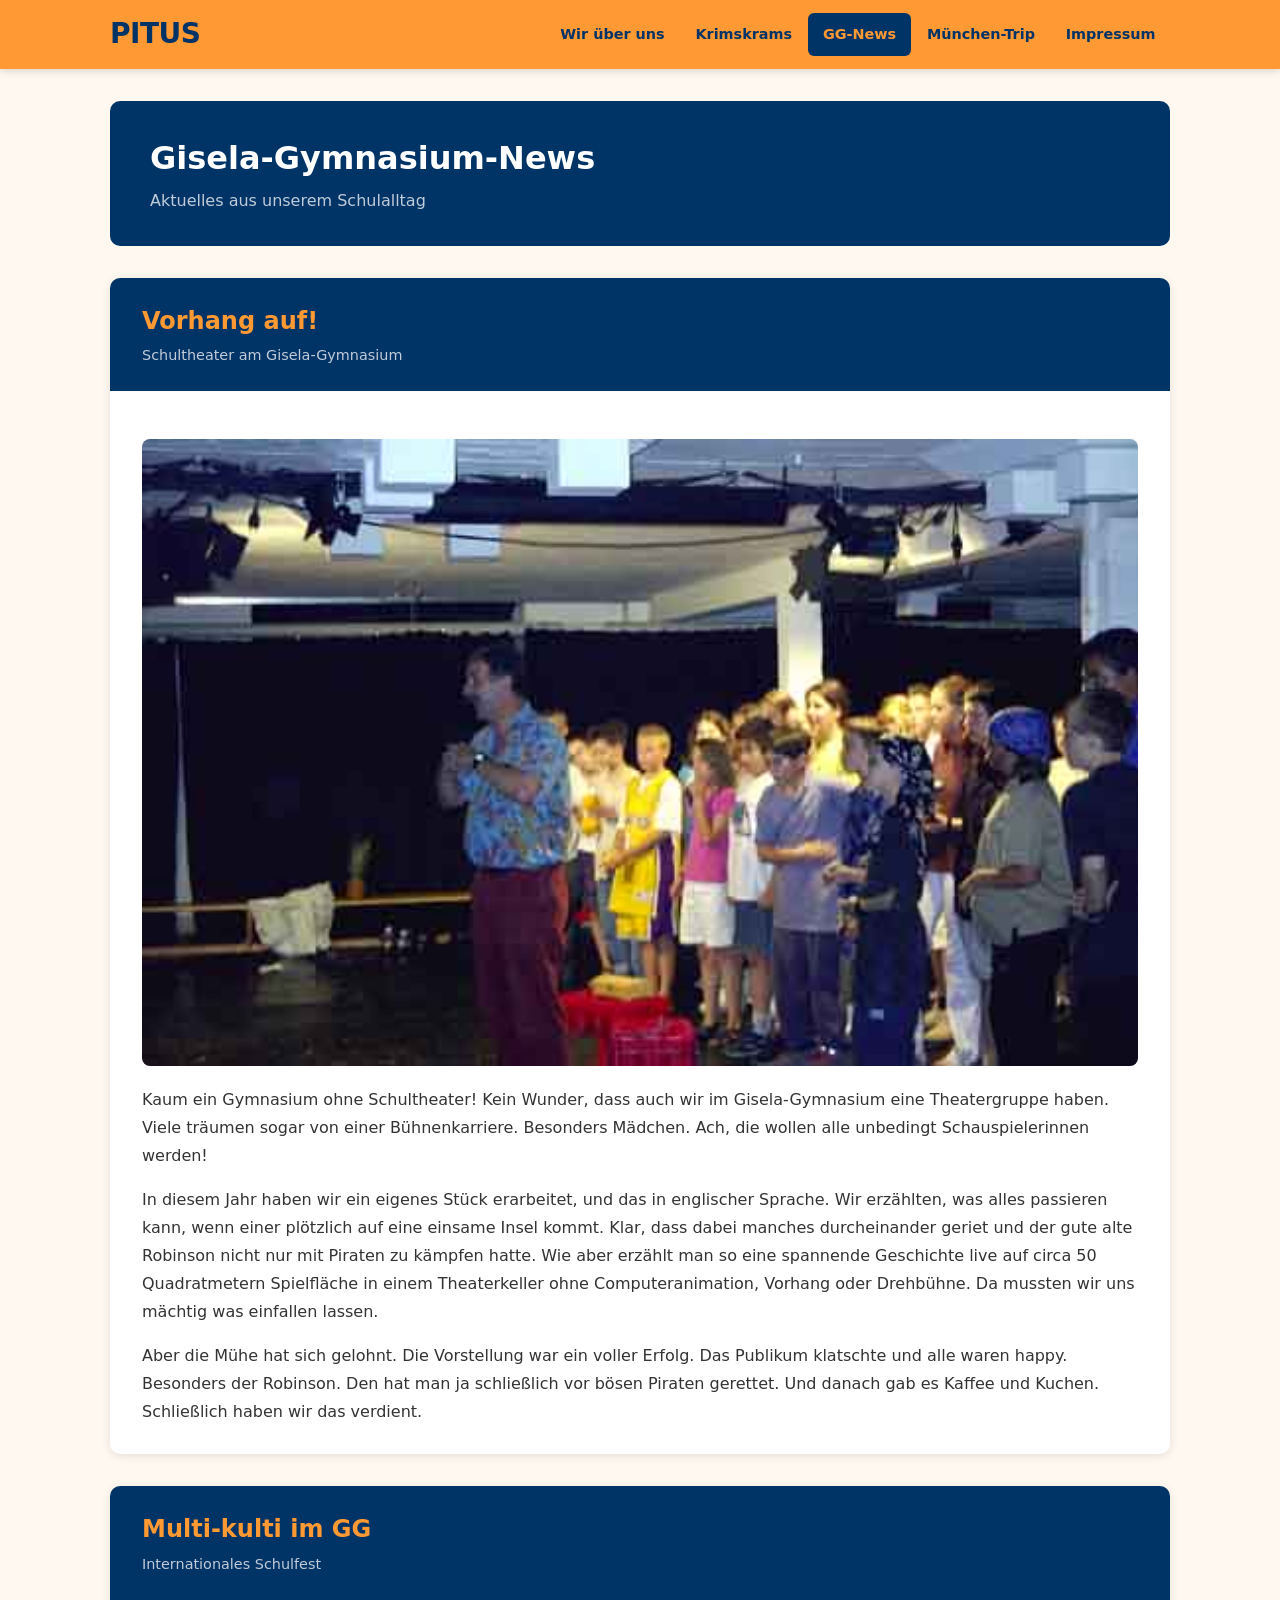
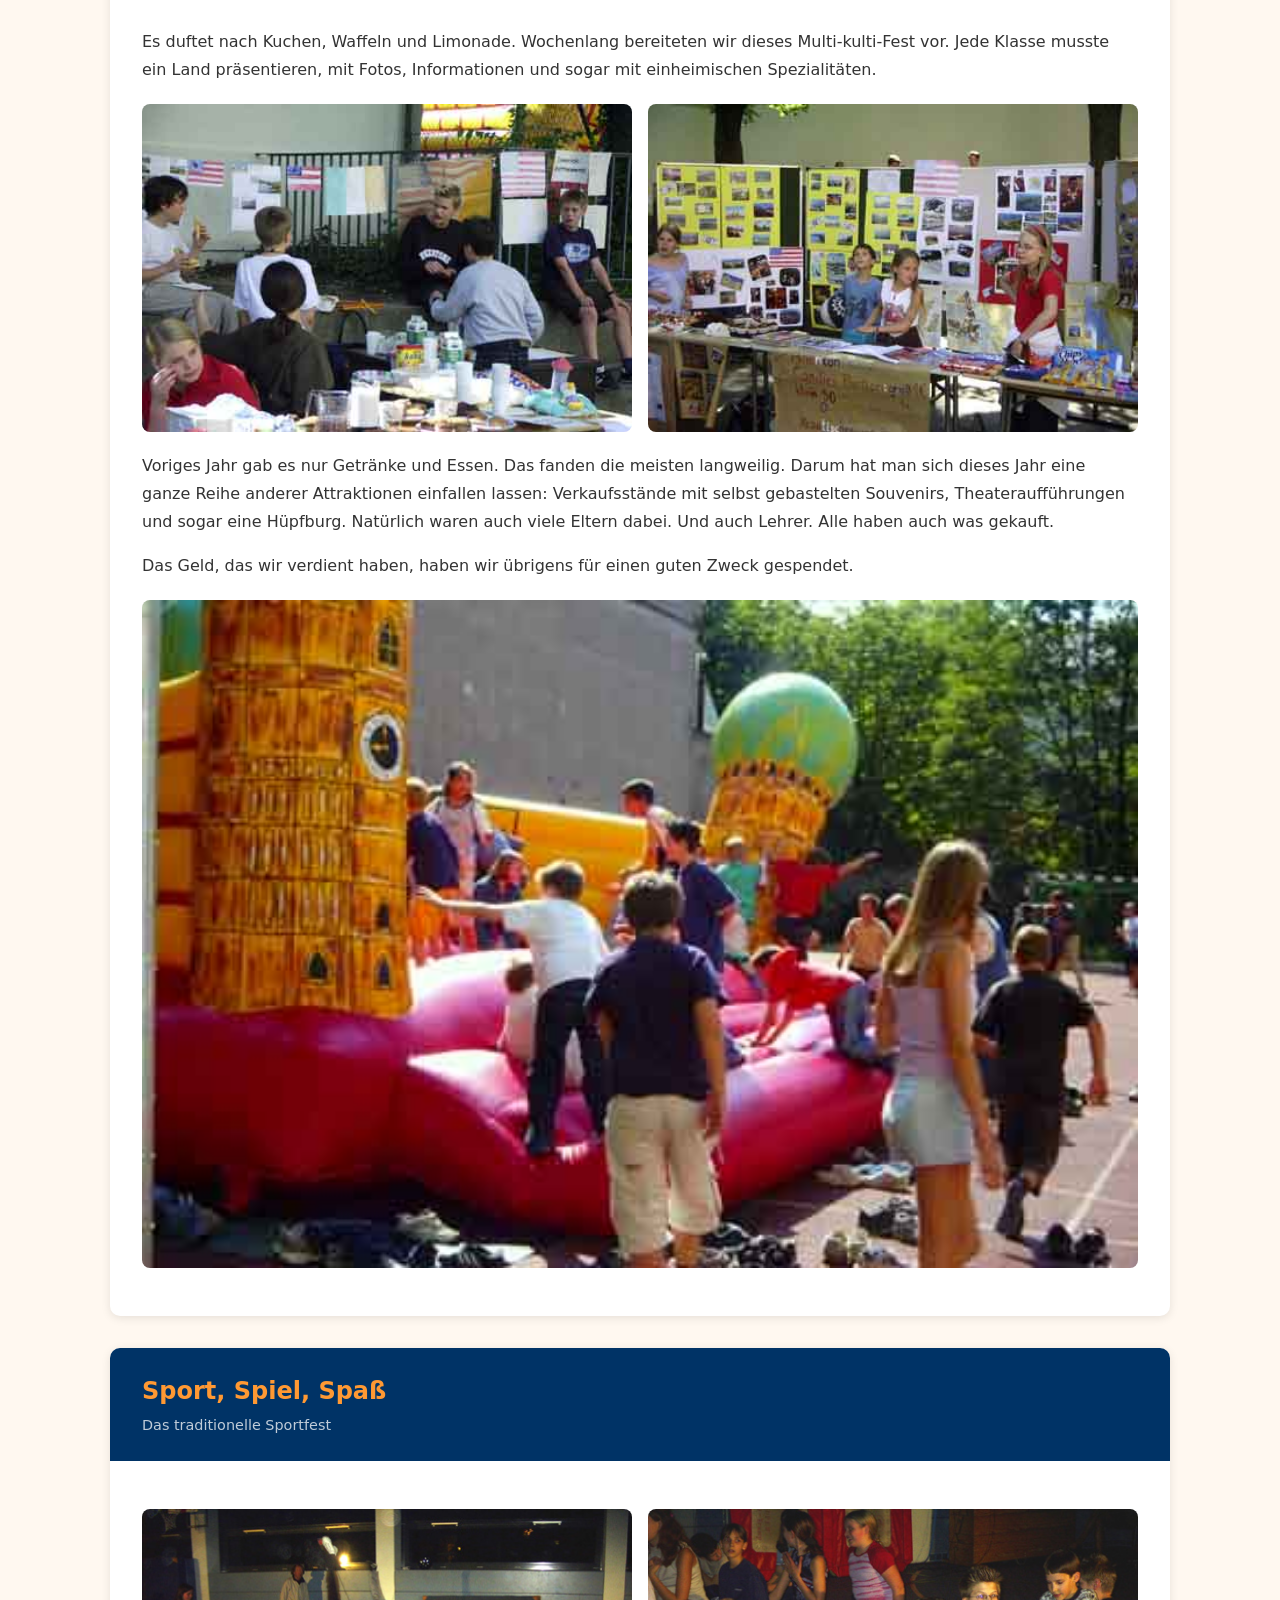
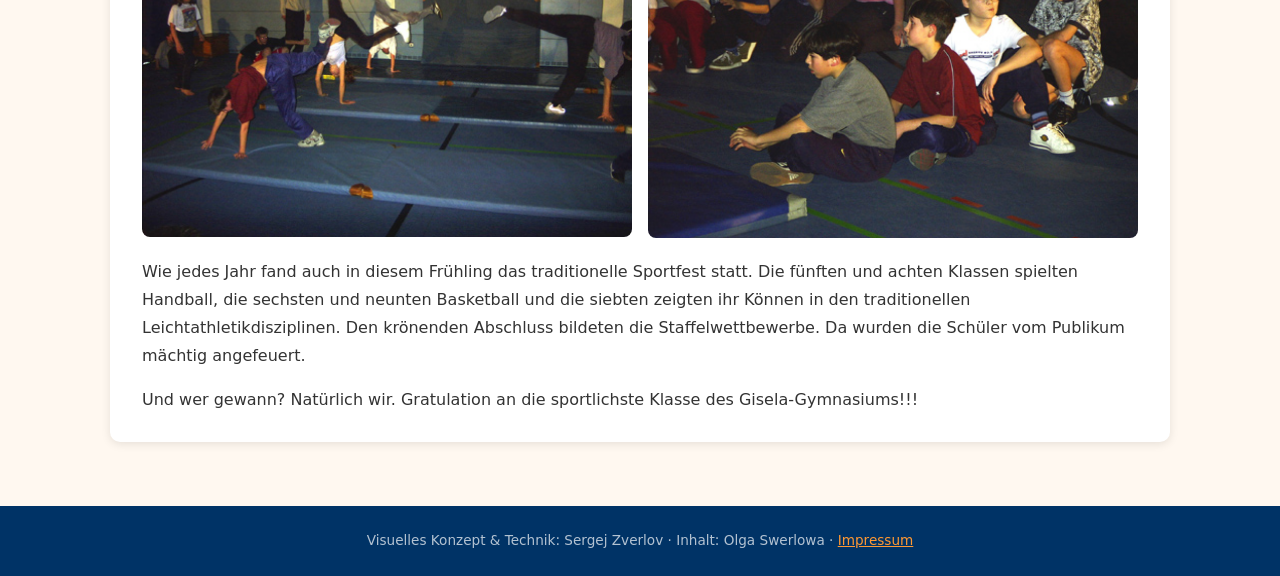
<file: html/gg-news.html>
<!DOCTYPE html>
<html lang="de">
<head>
  <meta charset="UTF-8">
  <meta name="viewport" content="width=device-width, initial-scale=1.0">
  <title>PITUS – GG-News</title>
  <link rel="stylesheet" href="../styles.css">
</head>
<body>

<header>
  <div class="nav-inner">
    <a href="../index.html" class="site-title">PITUS</a>
    <button class="menu-toggle" aria-label="Menü öffnen" aria-expanded="false">
      <span></span><span></span><span></span>
    </button>
    <nav id="main-nav">
      <ul>
        <li><a href="wir.html">Wir über uns</a></li>
        <li><a href="krimskrams.html">Krimskrams</a></li>
        <li><a href="gg-news.html">GG-News</a></li>
        <li><a href="muenchen.html">München-Trip</a></li>
        <li><a href="impressum.html">Impressum</a></li>
      </ul>
    </nav>
  </div>
</header>

<main>
  <div class="page-header">
    <h1>Gisela-Gymnasium-News</h1>
    <p>Aktuelles aus unserem Schulalltag</p>
  </div>

  <article class="news-article">
    <div class="news-header">
      <h2>Vorhang auf!</h2>
      <div class="subtitle">Schultheater am Gisela-Gymnasium</div>
    </div>
    <div class="news-body">
      <div class="news-images">
        <img src="../images/theater.jpg" alt="Schultheater-Aufführung">
      </div>
      <p>
        Kaum ein Gymnasium ohne Schultheater! Kein Wunder, dass auch wir im Gisela-Gymnasium eine Theatergruppe haben. Viele träumen sogar von einer Bühnenkarriere. Besonders Mädchen. Ach, die wollen alle unbedingt Schauspielerinnen werden!
      </p>
      <p>
        In diesem Jahr haben wir ein eigenes Stück erarbeitet, und das in englischer Sprache. Wir erzählten, was alles passieren kann, wenn einer plötzlich auf eine einsame Insel kommt. Klar, dass dabei manches durcheinander geriet und der gute alte Robinson nicht nur mit Piraten zu kämpfen hatte. Wie aber erzählt man so eine spannende Geschichte live auf circa 50 Quadratmetern Spielfläche in einem Theaterkeller ohne Computeranimation, Vorhang oder Drehbühne. Da mussten wir uns mächtig was einfallen lassen.
      </p>
      <p>
        Aber die Mühe hat sich gelohnt. Die Vorstellung war ein voller Erfolg. Das Publikum klatschte und alle waren happy. Besonders der Robinson. Den hat man ja schließlich vor bösen Piraten gerettet. Und danach gab es Kaffee und Kuchen. Schließlich haben wir das verdient.
      </p>
    </div>
  </article>

  <article class="news-article">
    <div class="news-header">
      <h2>Multi-kulti im GG</h2>
      <div class="subtitle">Internationales Schulfest</div>
    </div>
    <div class="news-body">
      <p>
        Es duftet nach Kuchen, Waffeln und Limonade. Wochenlang bereiteten wir dieses Multi-kulti-Fest vor. Jede Klasse musste ein Land präsentieren, mit Fotos, Informationen und sogar mit einheimischen Spezialitäten.
      </p>
      <div class="news-images">
        <img src="../images/multi-kulti1.jpg" alt="Multi-kulti-Fest 1">
        <img src="../images/multi-kulti2.jpg" alt="Multi-kulti-Fest 2">
      </div>
      <p>
        Voriges Jahr gab es nur Getränke und Essen. Das fanden die meisten langweilig. Darum hat man sich dieses Jahr eine ganze Reihe anderer Attraktionen einfallen lassen: Verkaufsstände mit selbst gebastelten Souvenirs, Theateraufführungen und sogar eine Hüpfburg. Natürlich waren auch viele Eltern dabei. Und auch Lehrer. Alle haben auch was gekauft.
      </p>
      <p>
        Das Geld, das wir verdient haben, haben wir übrigens für einen guten Zweck gespendet.
      </p>
      <div class="news-images">
        <img src="../images/multi-kulti3.jpg" alt="Multi-kulti-Fest 3">
      </div>
    </div>
  </article>

  <article class="news-article">
    <div class="news-header">
      <h2>Sport, Spiel, Spaß</h2>
      <div class="subtitle">Das traditionelle Sportfest</div>
    </div>
    <div class="news-body">
      <div class="news-images">
        <img src="../images/sport1.jpg" alt="Sportfest 1">
        <img src="../images/sport2.jpg" alt="Sportfest 2">
      </div>
      <p>
        Wie jedes Jahr fand auch in diesem Frühling das traditionelle Sportfest statt. Die fünften und achten Klassen spielten Handball, die sechsten und neunten Basketball und die siebten zeigten ihr Können in den traditionellen Leichtathletikdisziplinen. Den krönenden Abschluss bildeten die Staffelwettbewerbe. Da wurden die Schüler vom Publikum mächtig angefeuert.
      </p>
      <p>
        Und wer gewann? Natürlich wir. Gratulation an die sportlichste Klasse des Gisela-Gymnasiums!!!
      </p>
    </div>
  </article>
</main>

<footer>
  <p>Visuelles Konzept &amp; Technik: Sergej Zverlov &middot; Inhalt: Olga Swerlowa &middot; <a href="impressum.html">Impressum</a></p>
</footer>

<script src="../script.js"></script>
</body>
</html>
</file>
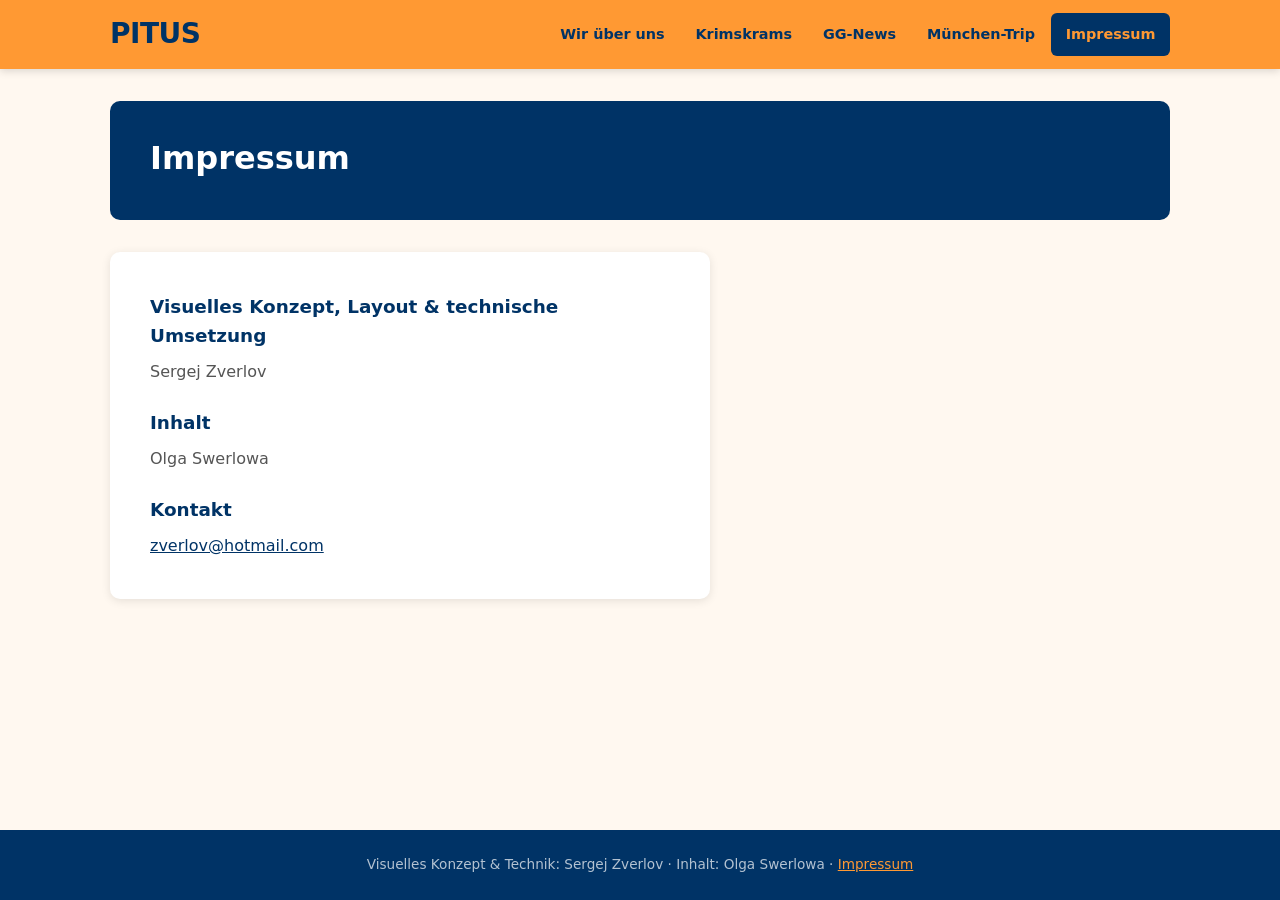
<file: html/impressum.html>
<!DOCTYPE html>
<html lang="de">
<head>
  <meta charset="UTF-8">
  <meta name="viewport" content="width=device-width, initial-scale=1.0">
  <title>PITUS – Impressum</title>
  <link rel="stylesheet" href="../styles.css">
</head>
<body>

<header>
  <div class="nav-inner">
    <a href="../index.html" class="site-title">PITUS</a>
    <button class="menu-toggle" aria-label="Menü öffnen" aria-expanded="false">
      <span></span><span></span><span></span>
    </button>
    <nav id="main-nav">
      <ul>
        <li><a href="wir.html">Wir über uns</a></li>
        <li><a href="krimskrams.html">Krimskrams</a></li>
        <li><a href="gg-news.html">GG-News</a></li>
        <li><a href="muenchen.html">München-Trip</a></li>
        <li><a href="impressum.html">Impressum</a></li>
      </ul>
    </nav>
  </div>
</header>

<main>
  <div class="page-header">
    <h1>Impressum</h1>
  </div>

  <div class="impressum-card">
    <h2>Visuelles Konzept, Layout &amp; technische Umsetzung</h2>
    <p>Sergej Zverlov</p>

    <h2>Inhalt</h2>
    <p>Olga Swerlowa</p>

    <h2>Kontakt</h2>
    <p><a href="mailto:zverlov@hotmail.com">zverlov@hotmail.com</a></p>
  </div>
</main>

<footer>
  <p>Visuelles Konzept &amp; Technik: Sergej Zverlov &middot; Inhalt: Olga Swerlowa &middot; <a href="impressum.html">Impressum</a></p>
</footer>

<script src="../script.js"></script>
</body>
</html>
</file>
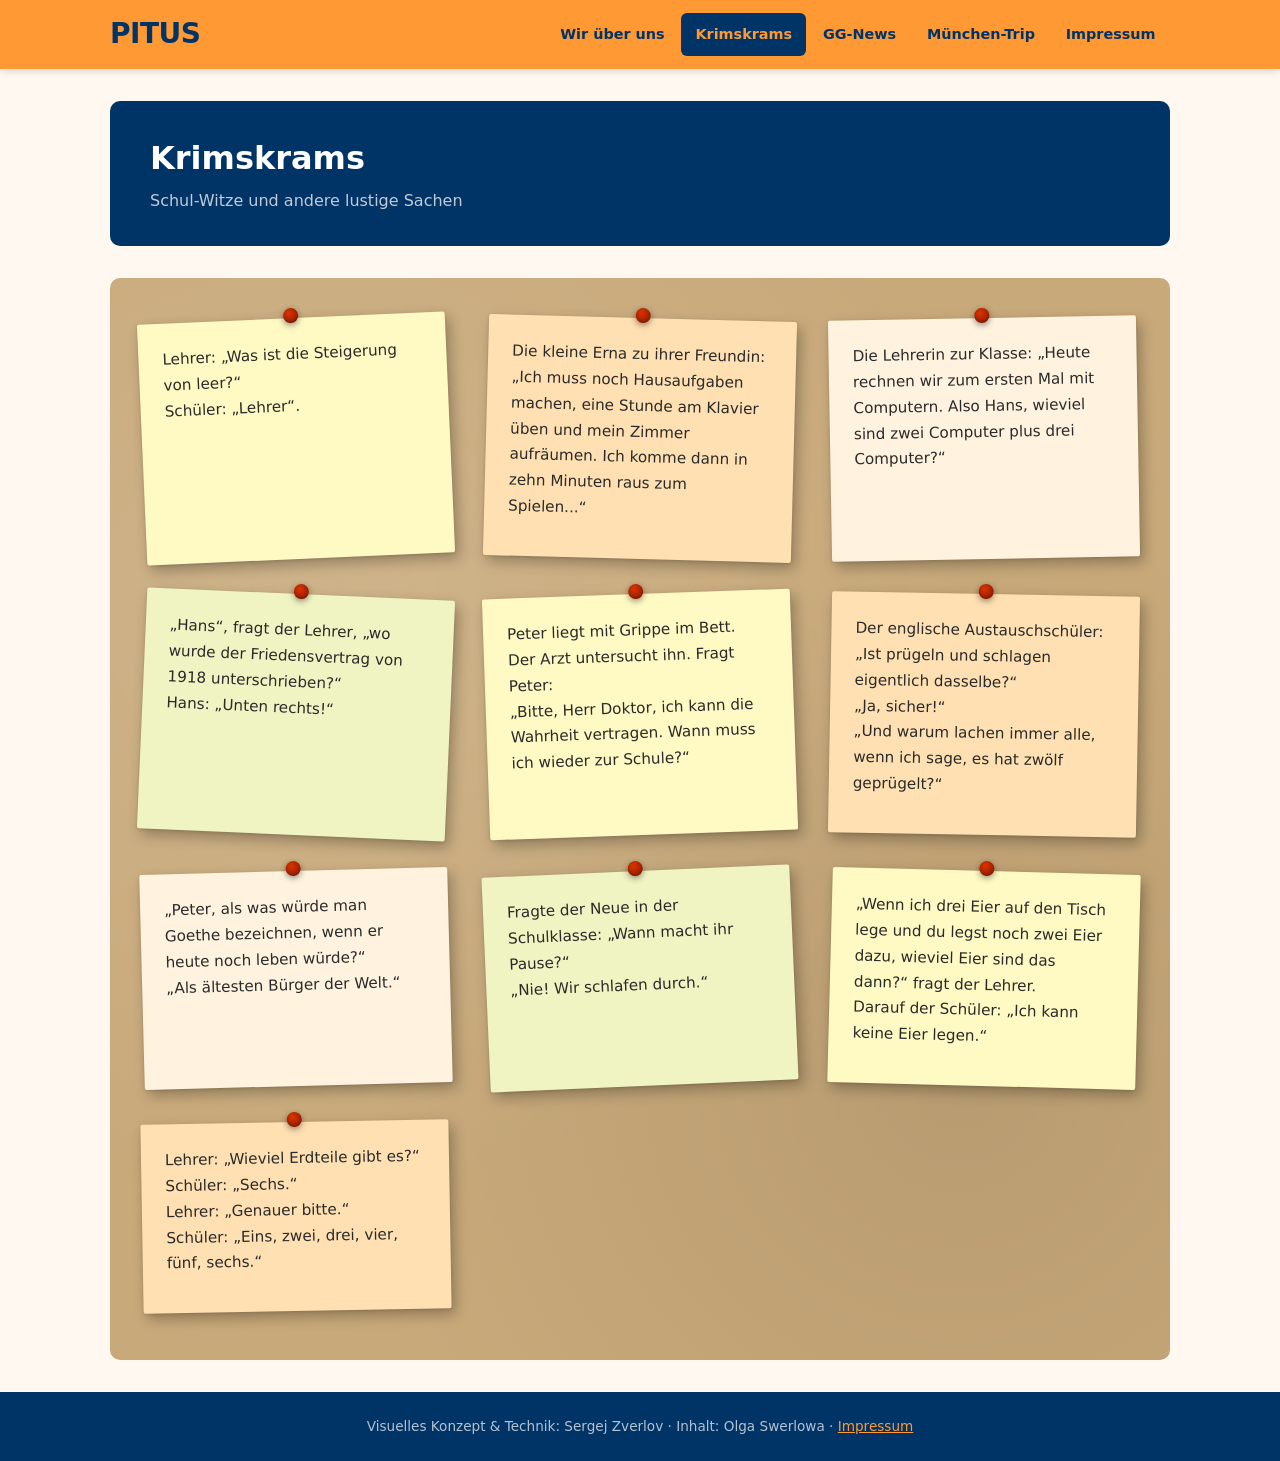
<file: html/krimskrams.html>
<!DOCTYPE html>
<html lang="de">
<head>
  <meta charset="UTF-8">
  <meta name="viewport" content="width=device-width, initial-scale=1.0">
  <title>PITUS – Krimskrams</title>
  <link rel="stylesheet" href="../styles.css">
</head>
<body>

<header>
  <div class="nav-inner">
    <a href="../index.html" class="site-title">PITUS</a>
    <button class="menu-toggle" aria-label="Menü öffnen" aria-expanded="false">
      <span></span><span></span><span></span>
    </button>
    <nav id="main-nav">
      <ul>
        <li><a href="wir.html">Wir über uns</a></li>
        <li><a href="krimskrams.html">Krimskrams</a></li>
        <li><a href="gg-news.html">GG-News</a></li>
        <li><a href="muenchen.html">München-Trip</a></li>
        <li><a href="impressum.html">Impressum</a></li>
      </ul>
    </nav>
  </div>
</header>

<main>
  <div class="page-header">
    <h1>Krimskrams</h1>
    <p>Schul-Witze und andere lustige Sachen</p>
  </div>

  <div class="jokes-wall">
  <div class="jokes-grid">

    <div class="joke-card">
      <p>Lehrer: &bdquo;Was ist die Steigerung von leer?&ldquo;</p>
      <p>Schüler: &bdquo;Lehrer&ldquo;.</p>
    </div>

    <div class="joke-card">
      <p>Die kleine Erna zu ihrer Freundin: &bdquo;Ich muss noch Hausaufgaben machen, eine Stunde am Klavier üben und mein Zimmer aufräumen. Ich komme dann in zehn Minuten raus zum Spielen...&ldquo;</p>
    </div>

    <div class="joke-card">
      <p>Die Lehrerin zur Klasse: &bdquo;Heute rechnen wir zum ersten Mal mit Computern. Also Hans, wieviel sind zwei Computer plus drei Computer?&ldquo;</p>
    </div>

    <div class="joke-card">
      <p>&bdquo;Hans&ldquo;, fragt der Lehrer, &bdquo;wo wurde der Friedensvertrag von 1918 unterschrieben?&ldquo;</p>
      <p>Hans: &bdquo;Unten rechts!&ldquo;</p>
    </div>

    <div class="joke-card">
      <p>Peter liegt mit Grippe im Bett. Der Arzt untersucht ihn. Fragt Peter:</p>
      <p>&bdquo;Bitte, Herr Doktor, ich kann die Wahrheit vertragen. Wann muss ich wieder zur Schule?&ldquo;</p>
    </div>

    <div class="joke-card">
      <p>Der englische Austauschschüler: &bdquo;Ist prügeln und schlagen eigentlich dasselbe?&ldquo;</p>
      <p>&bdquo;Ja, sicher!&ldquo;</p>
      <p>&bdquo;Und warum lachen immer alle, wenn ich sage, es hat zwölf geprügelt?&ldquo;</p>
    </div>

    <div class="joke-card">
      <p>&bdquo;Peter, als was würde man Goethe bezeichnen, wenn er heute noch leben würde?&ldquo;</p>
      <p>&bdquo;Als ältesten Bürger der Welt.&ldquo;</p>
    </div>

    <div class="joke-card">
      <p>Fragte der Neue in der Schulklasse: &bdquo;Wann macht ihr Pause?&ldquo;</p>
      <p>&bdquo;Nie! Wir schlafen durch.&ldquo;</p>
    </div>

    <div class="joke-card">
      <p>&bdquo;Wenn ich drei Eier auf den Tisch lege und du legst noch zwei Eier dazu, wieviel Eier sind das dann?&ldquo; fragt der Lehrer.</p>
      <p>Darauf der Schüler: &bdquo;Ich kann keine Eier legen.&ldquo;</p>
    </div>

    <div class="joke-card">
      <p>Lehrer: &bdquo;Wieviel Erdteile gibt es?&ldquo;</p>
      <p>Schüler: &bdquo;Sechs.&ldquo;</p>
      <p>Lehrer: &bdquo;Genauer bitte.&ldquo;</p>
      <p>Schüler: &bdquo;Eins, zwei, drei, vier, fünf, sechs.&ldquo;</p>
    </div>

  </div>
  </div>
</main>

<footer>
  <p>Visuelles Konzept &amp; Technik: Sergej Zverlov &middot; Inhalt: Olga Swerlowa &middot; <a href="impressum.html">Impressum</a></p>
</footer>

<script src="../script.js"></script>
</body>
</html>
</file>
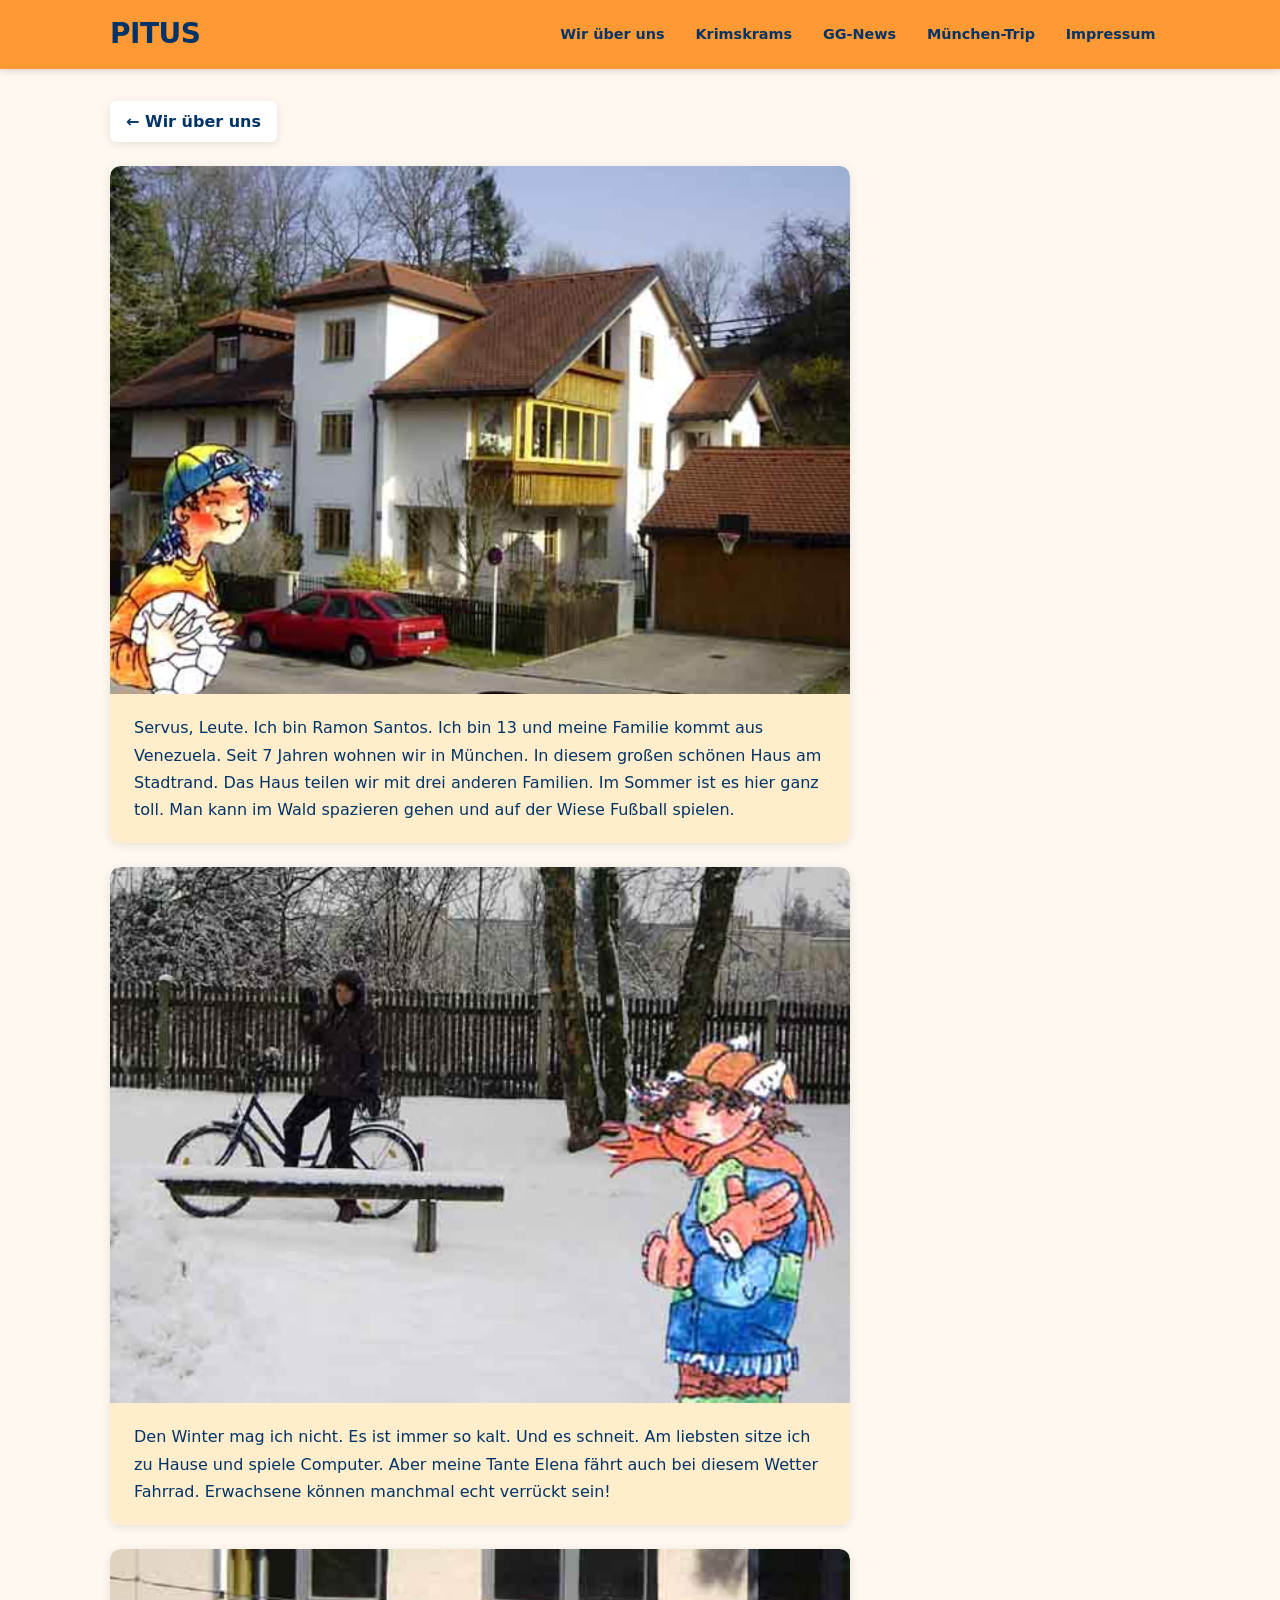
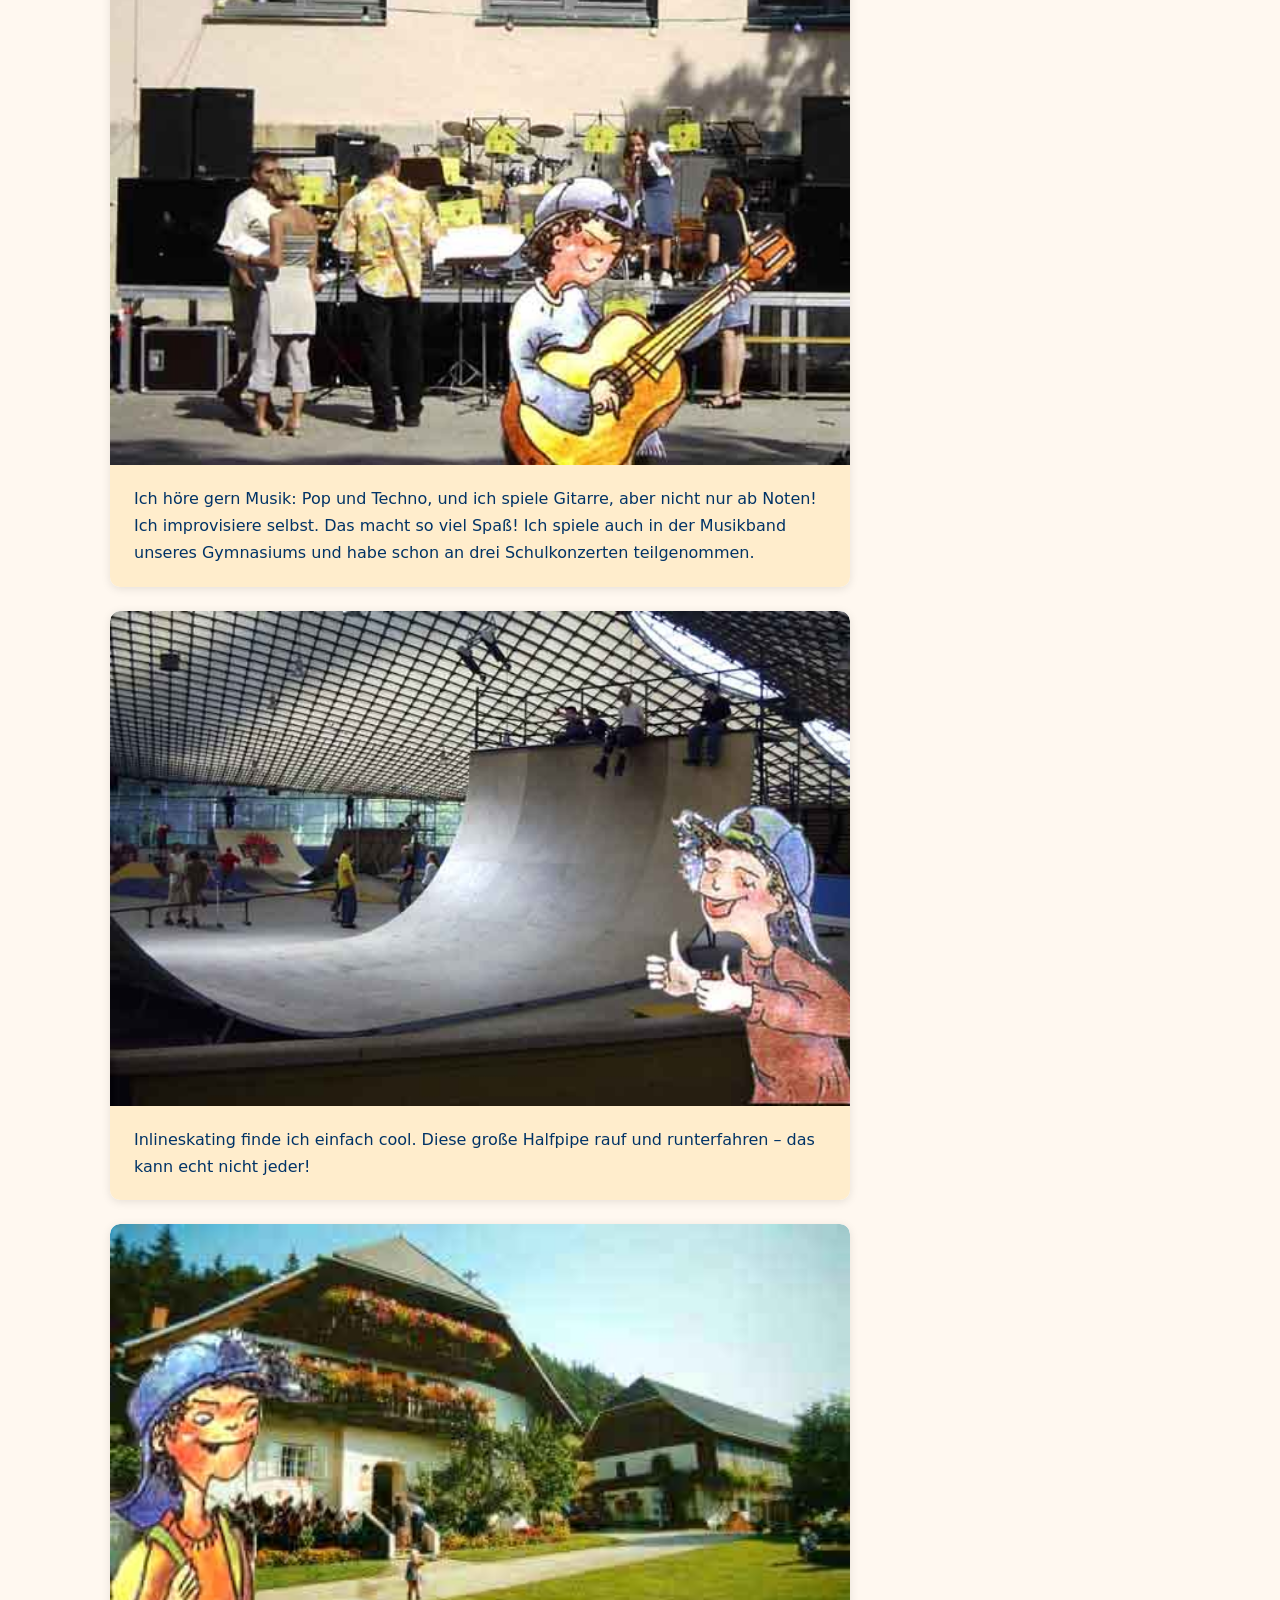
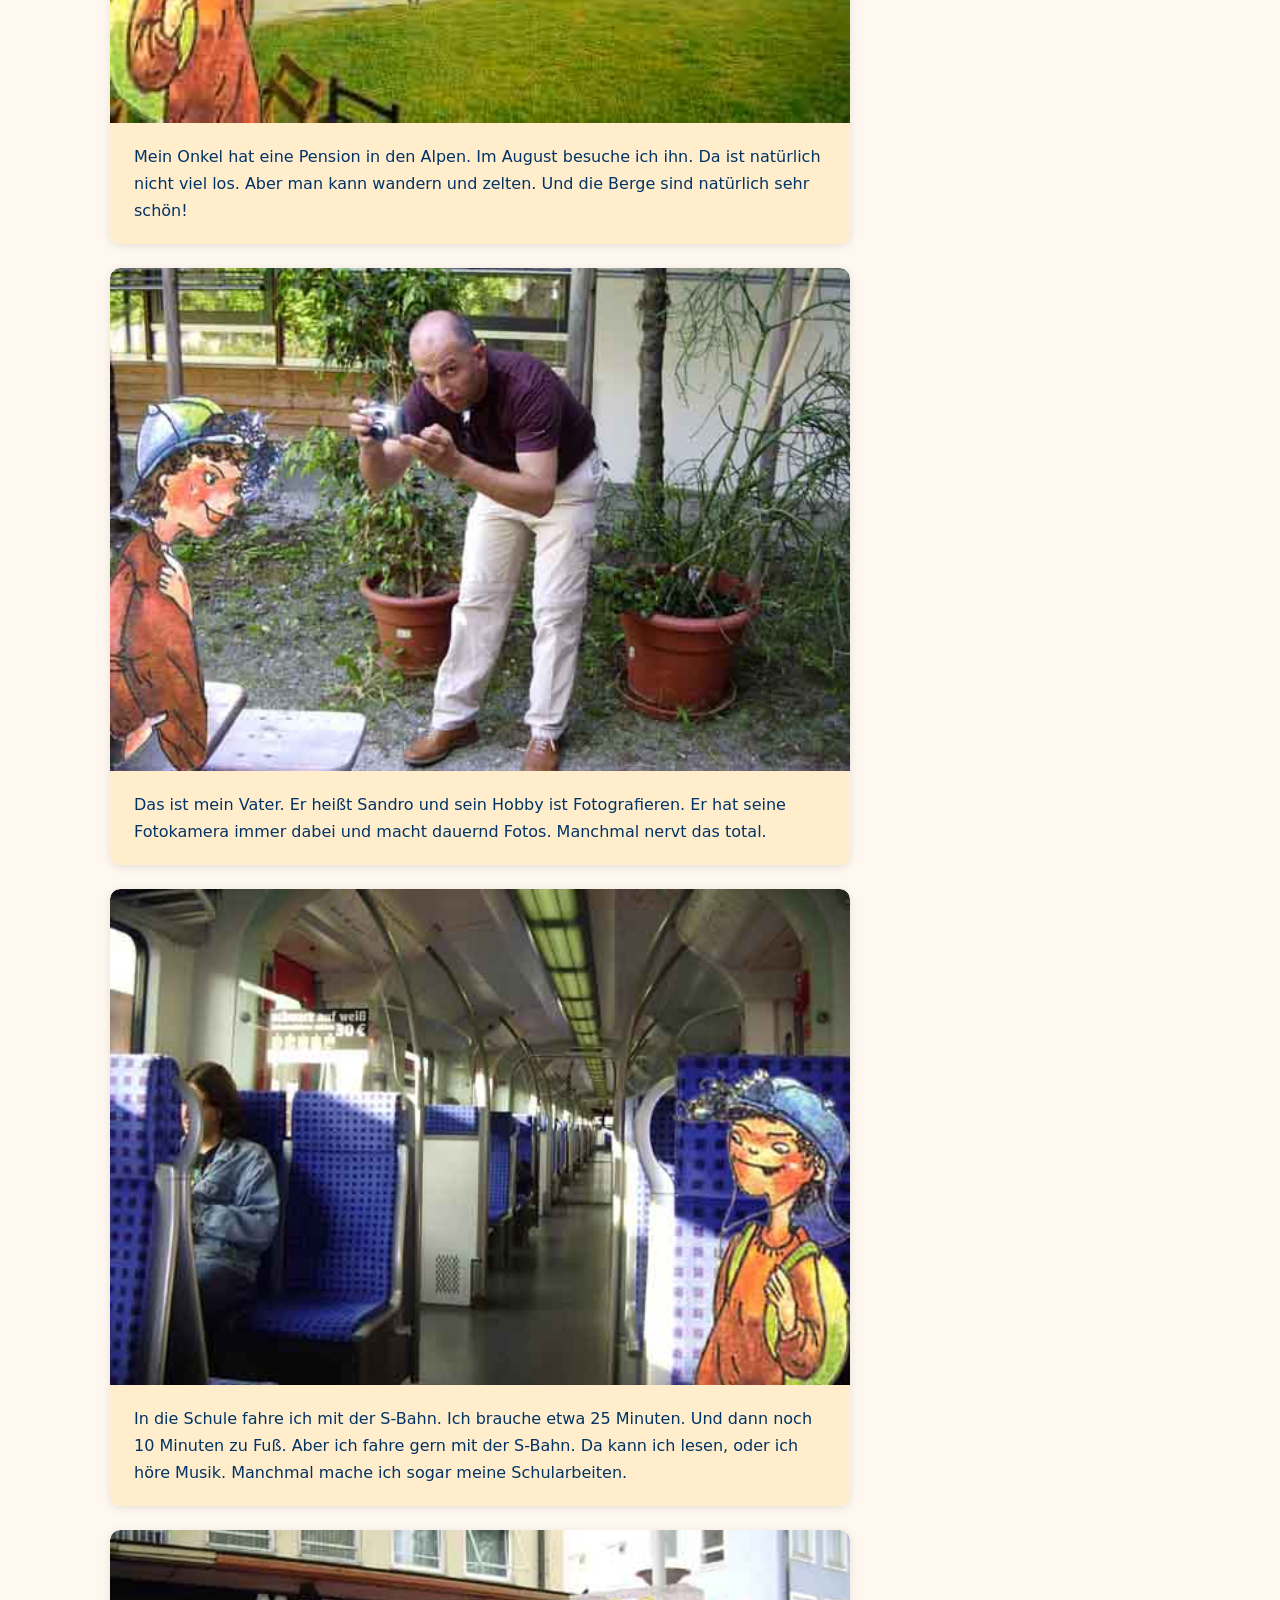
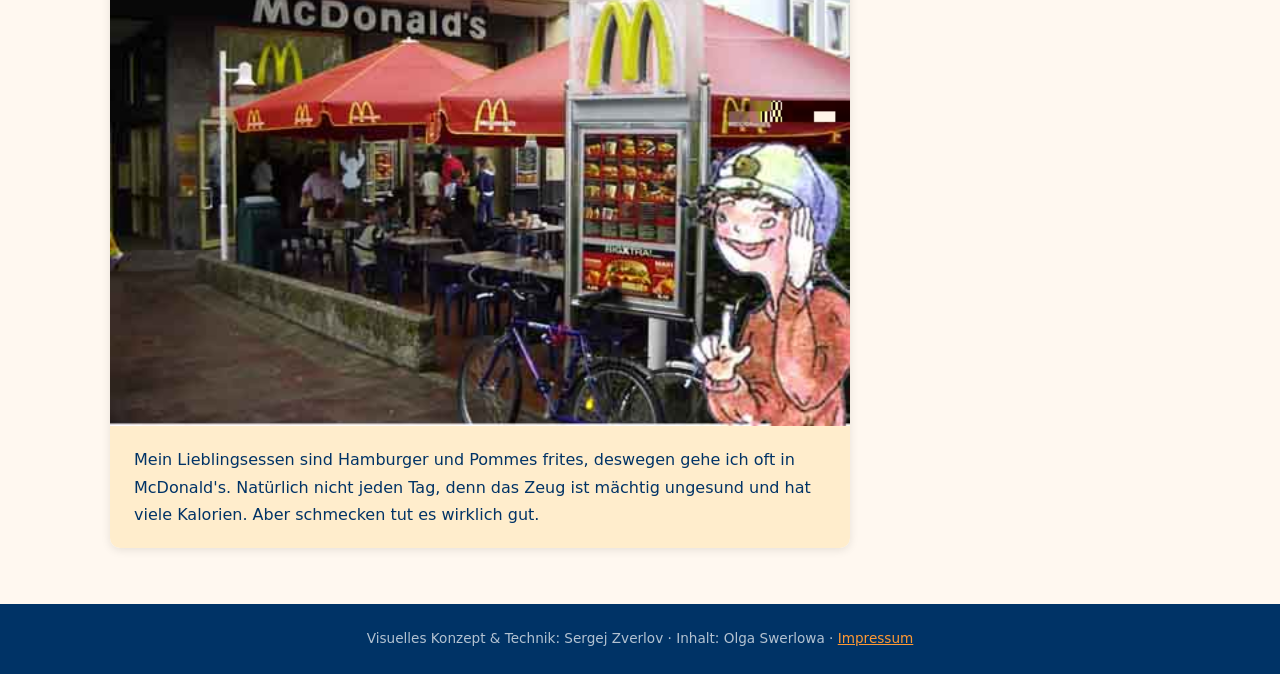
<file: html/ramon.html>
<!DOCTYPE html>
<html lang="de">
<head>
  <meta charset="UTF-8">
  <meta name="viewport" content="width=device-width, initial-scale=1.0">
  <title>PITUS – Ramon</title>
  <link rel="stylesheet" href="../styles.css">
</head>
<body>

<header>
  <div class="nav-inner">
    <a href="../index.html" class="site-title">PITUS</a>
    <button class="menu-toggle" aria-label="Menü öffnen" aria-expanded="false">
      <span></span><span></span><span></span>
    </button>
    <nav id="main-nav">
      <ul>
        <li><a href="wir.html">Wir über uns</a></li>
        <li><a href="krimskrams.html">Krimskrams</a></li>
        <li><a href="gg-news.html">GG-News</a></li>
        <li><a href="muenchen.html">München-Trip</a></li>
        <li><a href="impressum.html">Impressum</a></li>
      </ul>
    </nav>
  </div>
</header>

<main>
  <a href="wir.html" class="back-link">&#8592; Wir über uns</a>

  <div class="profile-wrap">
    <div class="profile-entry">
      <img src="../images/ramon1.jpg" alt="Ramon">
      <div class="caption">
        Servus, Leute. Ich bin Ramon Santos. Ich bin 13 und meine Familie kommt aus Venezuela. Seit 7 Jahren wohnen wir in München. In diesem großen schönen Haus am Stadtrand. Das Haus teilen wir mit drei anderen Familien. Im Sommer ist es hier ganz toll. Man kann im Wald spazieren gehen und auf der Wiese Fußball spielen.
      </div>
    </div>

    <div class="profile-entry">
      <img src="../images/ramon2.jpg" alt="Ramon im Winter">
      <div class="caption">
        Den Winter mag ich nicht. Es ist immer so kalt. Und es schneit. Am liebsten sitze ich zu Hause und spiele Computer. Aber meine Tante Elena fährt auch bei diesem Wetter Fahrrad. Erwachsene können manchmal echt verrückt sein!
      </div>
    </div>

    <div class="profile-entry">
      <img src="../images/ramon3.jpg" alt="Ramon und Gitarre">
      <div class="caption">
        Ich höre gern Musik: Pop und Techno, und ich spiele Gitarre, aber nicht nur ab Noten! Ich improvisiere selbst. Das macht so viel Spaß! Ich spiele auch in der Musikband unseres Gymnasiums und habe schon an drei Schulkonzerten teilgenommen.
      </div>
    </div>

    <div class="profile-entry">
      <img src="../images/ramon4.jpg" alt="Ramon beim Inline-Skating">
      <div class="caption">
        Inlineskating finde ich einfach cool. Diese große Halfpipe rauf und runterfahren – das kann echt nicht jeder!
      </div>
    </div>

    <div class="profile-entry">
      <img src="../images/ramon5.jpg" alt="Urlaub in den Alpen">
      <div class="caption">
        Mein Onkel hat eine Pension in den Alpen. Im August besuche ich ihn. Da ist natürlich nicht viel los. Aber man kann wandern und zelten. Und die Berge sind natürlich sehr schön!
      </div>
    </div>

    <div class="profile-entry">
      <img src="../images/ramon6.jpg" alt="Vater Sandro">
      <div class="caption">
        Das ist mein Vater. Er heißt Sandro und sein Hobby ist Fotografieren. Er hat seine Fotokamera immer dabei und macht dauernd Fotos. Manchmal nervt das total.
      </div>
    </div>

    <div class="profile-entry">
      <img src="../images/ramon7.jpg" alt="Ramon mit der S-Bahn">
      <div class="caption">
        In die Schule fahre ich mit der S-Bahn. Ich brauche etwa 25 Minuten. Und dann noch 10 Minuten zu Fuß. Aber ich fahre gern mit der S-Bahn. Da kann ich lesen, oder ich höre Musik. Manchmal mache ich sogar meine Schularbeiten.
      </div>
    </div>

    <div class="profile-entry">
      <img src="../images/ramon8.jpg" alt="Ramon bei McDonald's">
      <div class="caption">
        Mein Lieblingsessen sind Hamburger und Pommes frites, deswegen gehe ich oft in McDonald's. Natürlich nicht jeden Tag, denn das Zeug ist mächtig ungesund und hat viele Kalorien. Aber schmecken tut es wirklich gut.
      </div>
    </div>
  </div>
</main>

<footer>
  <p>Visuelles Konzept &amp; Technik: Sergej Zverlov &middot; Inhalt: Olga Swerlowa &middot; <a href="impressum.html">Impressum</a></p>
</footer>

<script src="../script.js"></script>
</body>
</html>
</file>
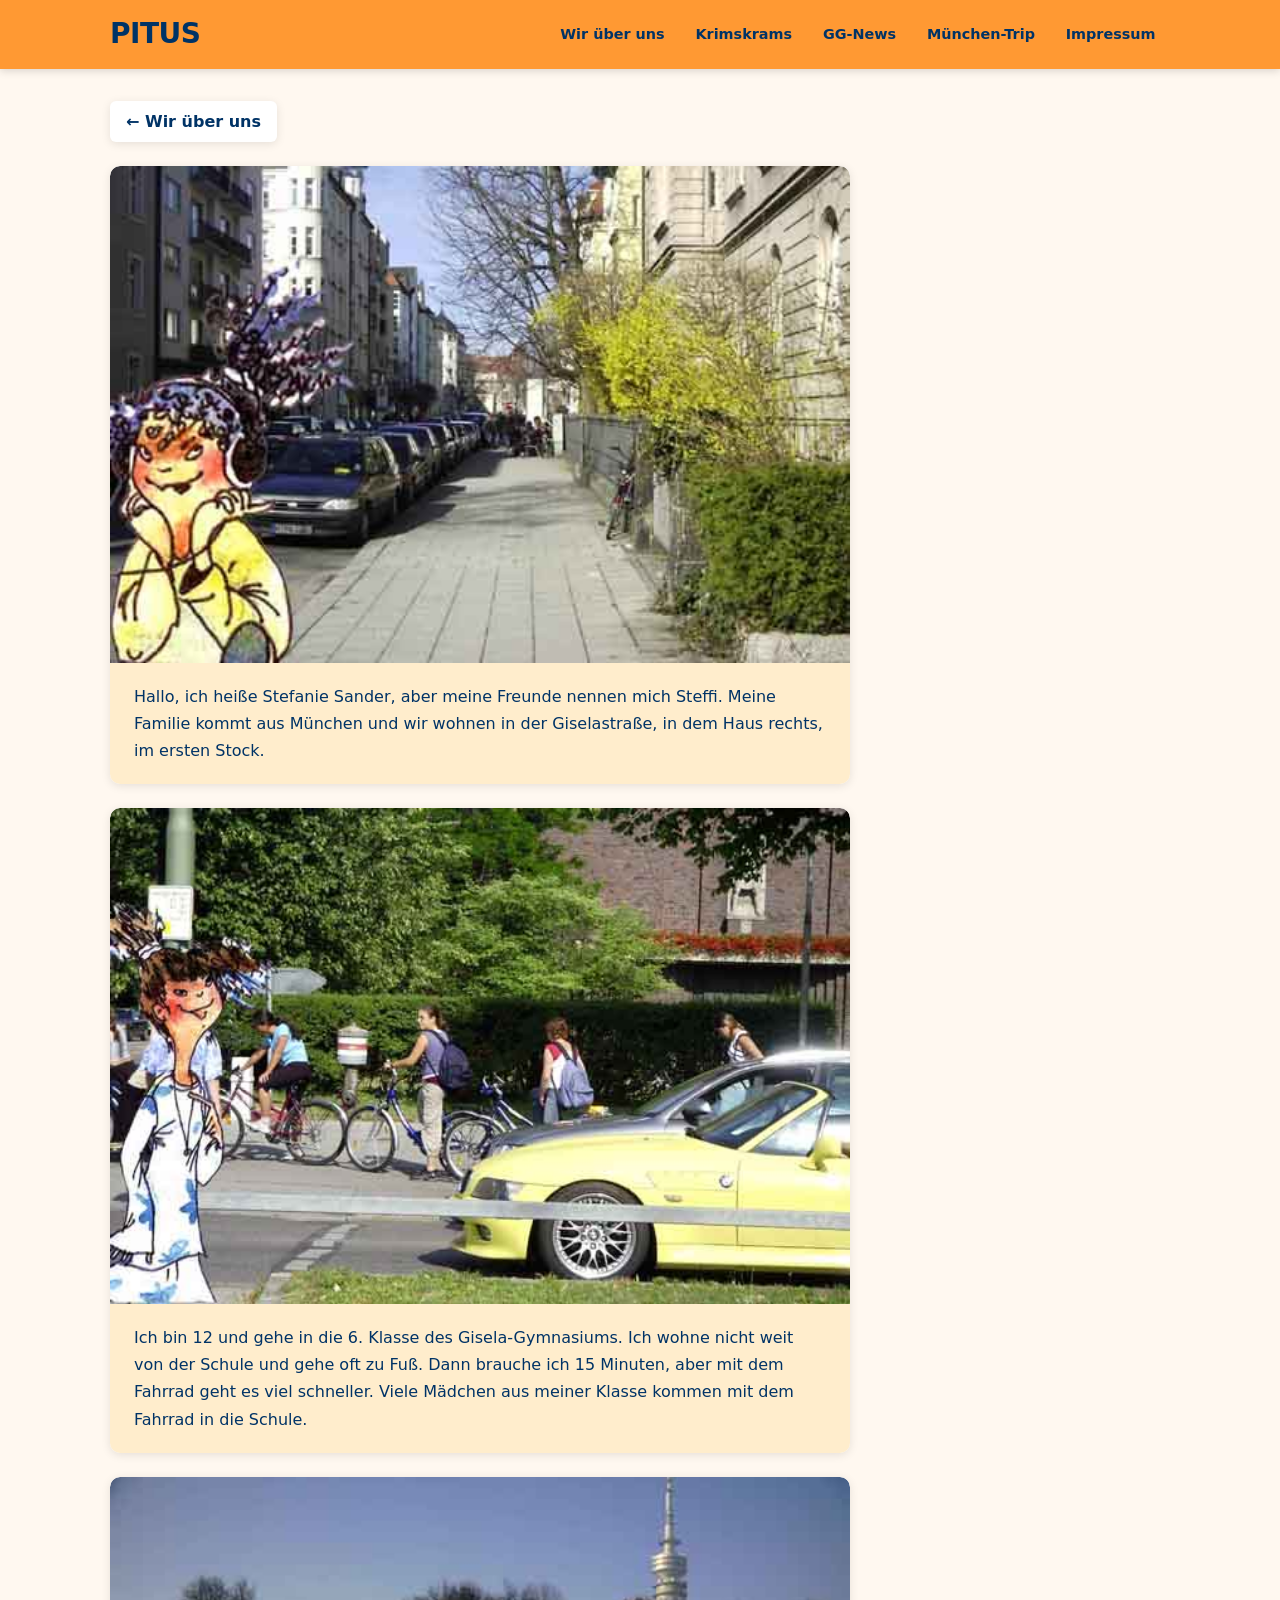
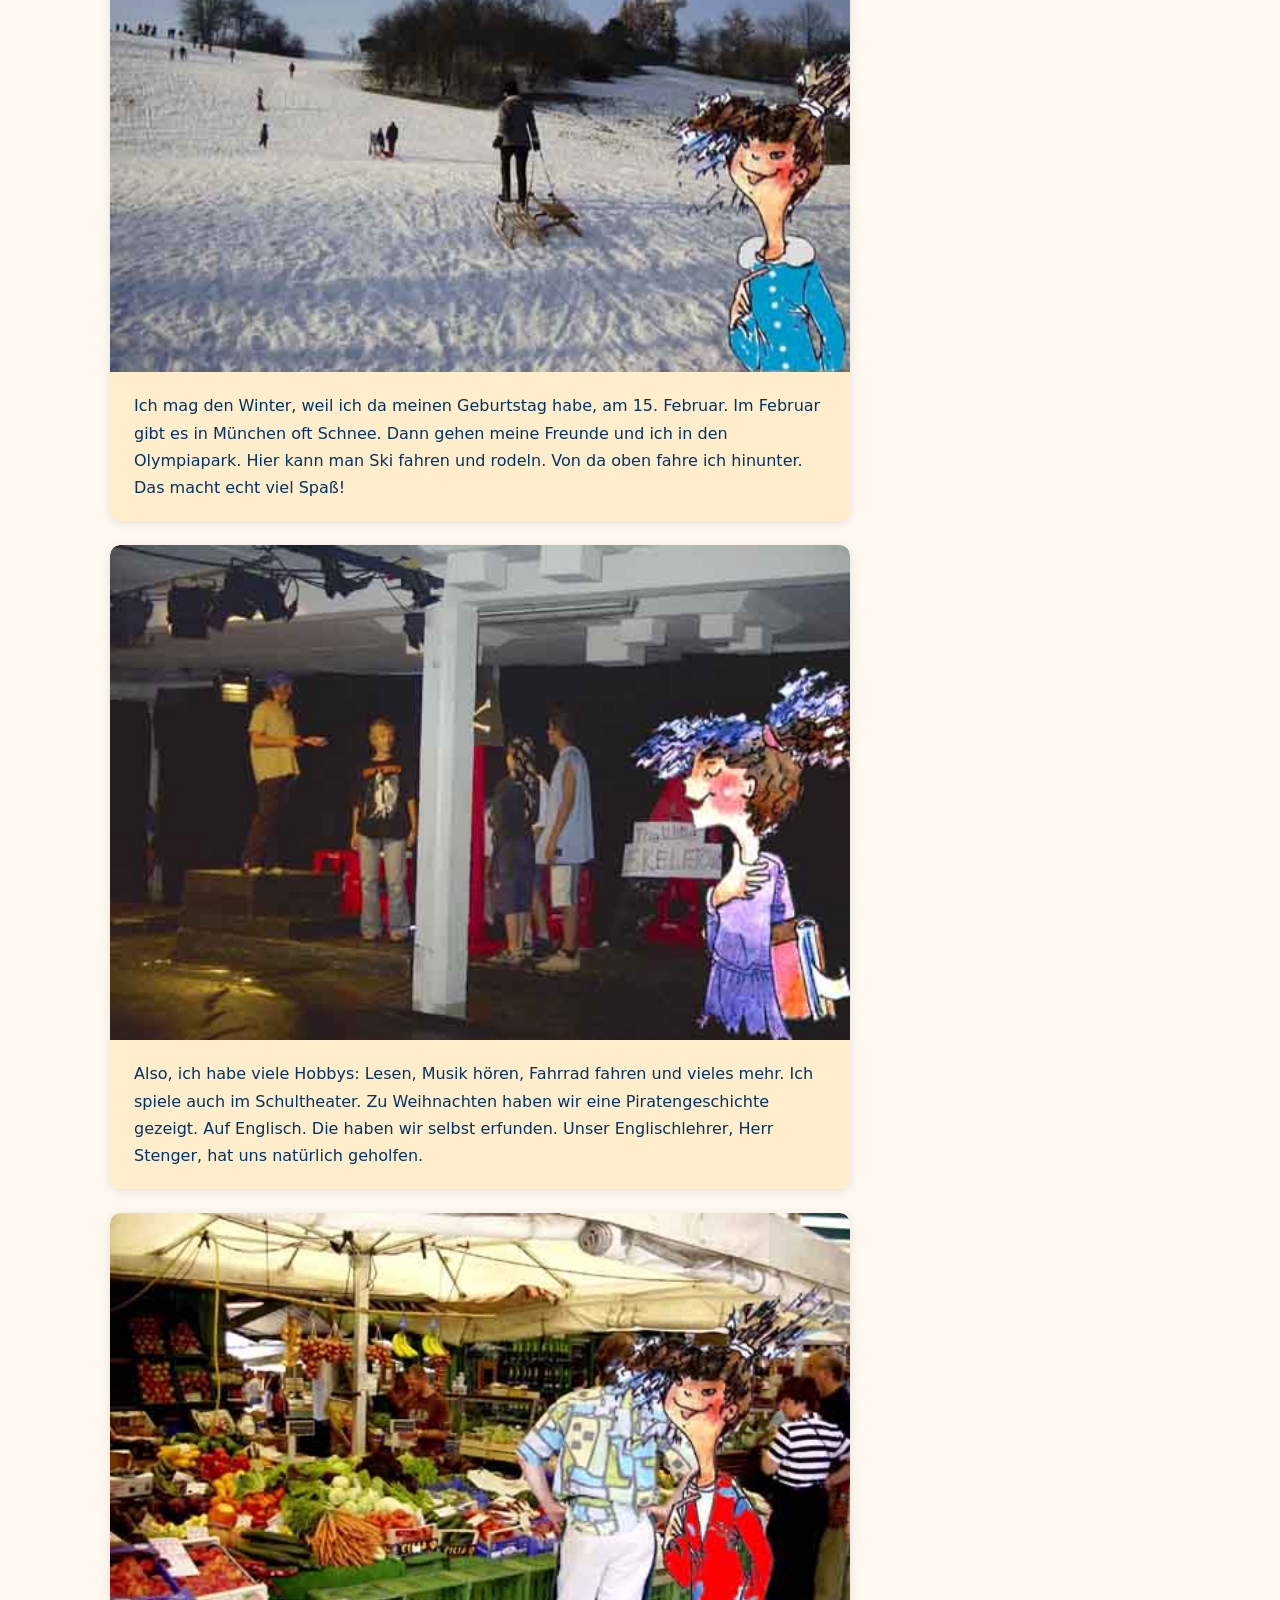
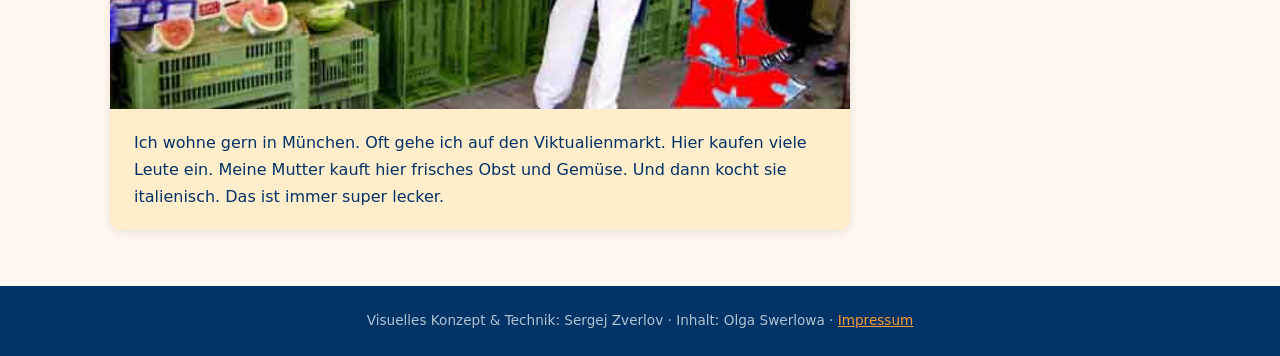
<file: html/steffi.html>
<!DOCTYPE html>
<html lang="de">
<head>
  <meta charset="UTF-8">
  <meta name="viewport" content="width=device-width, initial-scale=1.0">
  <title>PITUS – Steffi</title>
  <link rel="stylesheet" href="../styles.css">
</head>
<body>

<header>
  <div class="nav-inner">
    <a href="../index.html" class="site-title">PITUS</a>
    <button class="menu-toggle" aria-label="Menü öffnen" aria-expanded="false">
      <span></span><span></span><span></span>
    </button>
    <nav id="main-nav">
      <ul>
        <li><a href="wir.html">Wir über uns</a></li>
        <li><a href="krimskrams.html">Krimskrams</a></li>
        <li><a href="gg-news.html">GG-News</a></li>
        <li><a href="muenchen.html">München-Trip</a></li>
        <li><a href="impressum.html">Impressum</a></li>
      </ul>
    </nav>
  </div>
</header>

<main>
  <a href="wir.html" class="back-link">&#8592; Wir über uns</a>

  <div class="profile-wrap">
    <div class="profile-entry">
      <img src="../images/Steffi1.jpg" alt="Steffi">
      <div class="caption">
        Hallo, ich heiße Stefanie Sander, aber meine Freunde nennen mich Steffi. Meine Familie kommt aus München und wir wohnen in der Giselastraße, in dem Haus rechts, im ersten Stock.
      </div>
    </div>

    <div class="profile-entry">
      <img src="../images/Steffi2.jpg" alt="Steffi auf dem Weg zur Schule">
      <div class="caption">
        Ich bin 12 und gehe in die 6. Klasse des Gisela-Gymnasiums. Ich wohne nicht weit von der Schule und gehe oft zu Fuß. Dann brauche ich 15 Minuten, aber mit dem Fahrrad geht es viel schneller. Viele Mädchen aus meiner Klasse kommen mit dem Fahrrad in die Schule.
      </div>
    </div>

    <div class="profile-entry">
      <img src="../images/Steffi3.jpg" alt="Steffi im Olympiapark im Winter">
      <div class="caption">
        Ich mag den Winter, weil ich da meinen Geburtstag habe, am 15. Februar. Im Februar gibt es in München oft Schnee. Dann gehen meine Freunde und ich in den Olympiapark. Hier kann man Ski fahren und rodeln. Von da oben fahre ich hinunter. Das macht echt viel Spaß!
      </div>
    </div>

    <div class="profile-entry">
      <img src="../images/Steffi4.jpg" alt="Steffi beim Schultheater">
      <div class="caption">
        Also, ich habe viele Hobbys: Lesen, Musik hören, Fahrrad fahren und vieles mehr. Ich spiele auch im Schultheater. Zu Weihnachten haben wir eine Piratengeschichte gezeigt. Auf Englisch. Die haben wir selbst erfunden. Unser Englischlehrer, Herr Stenger, hat uns natürlich geholfen.
      </div>
    </div>

    <div class="profile-entry">
      <img src="../images/Steffi5.jpg" alt="Steffi am Viktualienmarkt">
      <div class="caption">
        Ich wohne gern in München. Oft gehe ich auf den Viktualienmarkt. Hier kaufen viele Leute ein. Meine Mutter kauft hier frisches Obst und Gemüse. Und dann kocht sie italienisch. Das ist immer super lecker.
      </div>
    </div>
  </div>
</main>

<footer>
  <p>Visuelles Konzept &amp; Technik: Sergej Zverlov &middot; Inhalt: Olga Swerlowa &middot; <a href="impressum.html">Impressum</a></p>
</footer>

<script src="../script.js"></script>
</body>
</html>
</file>
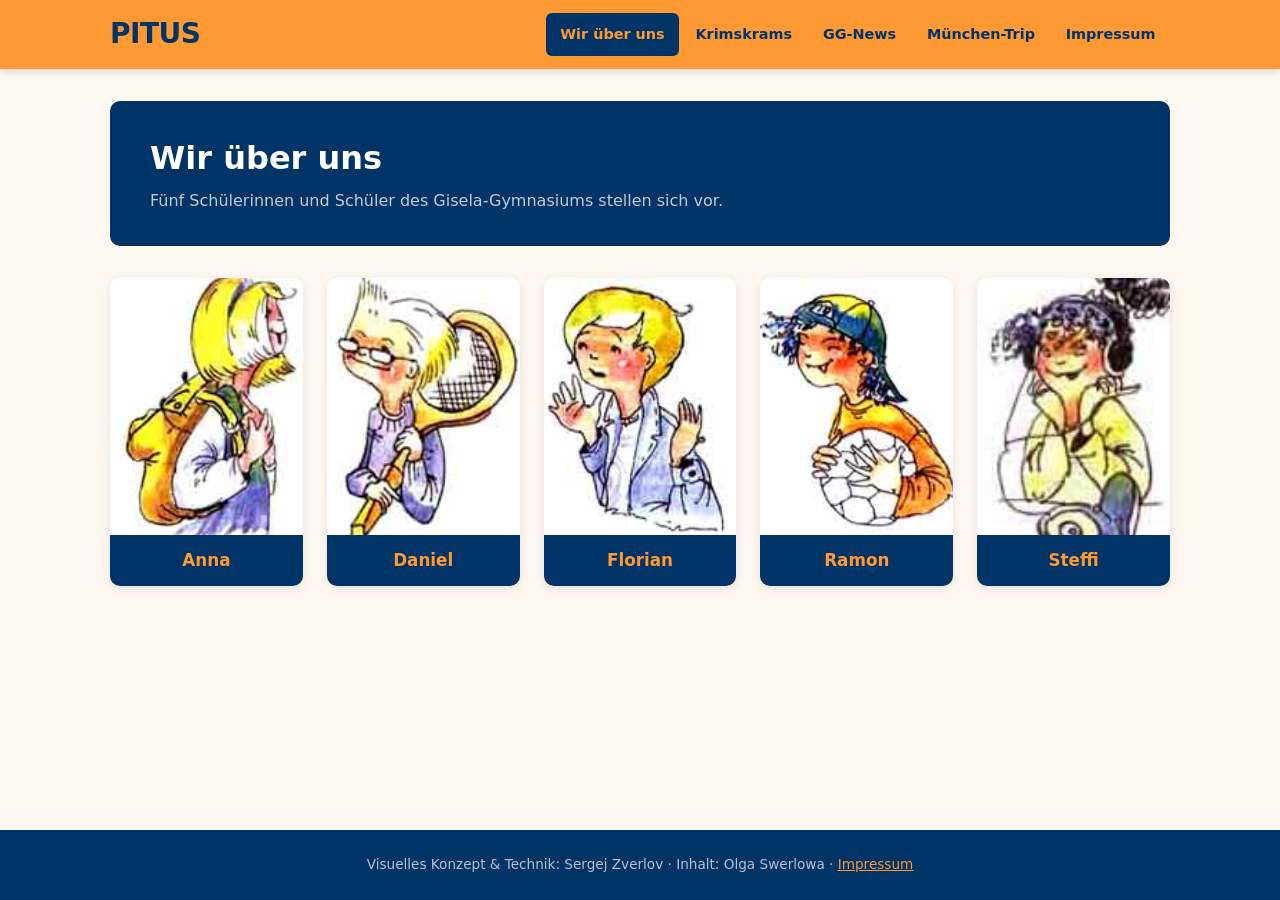
<file: html/wir.html>
<!DOCTYPE html>
<html lang="de">
<head>
  <meta charset="UTF-8">
  <meta name="viewport" content="width=device-width, initial-scale=1.0">
  <title>PITUS – Wir über uns</title>
  <link rel="stylesheet" href="../styles.css">
</head>
<body>

<header>
  <div class="nav-inner">
    <a href="../index.html" class="site-title">PITUS</a>
    <button class="menu-toggle" aria-label="Menü öffnen" aria-expanded="false">
      <span></span><span></span><span></span>
    </button>
    <nav id="main-nav">
      <ul>
        <li><a href="wir.html">Wir über uns</a></li>
        <li><a href="krimskrams.html">Krimskrams</a></li>
        <li><a href="gg-news.html">GG-News</a></li>
        <li><a href="muenchen.html">München-Trip</a></li>
        <li><a href="impressum.html">Impressum</a></li>
      </ul>
    </nav>
  </div>
</header>

<main>
  <div class="page-header">
    <h1>Wir über uns</h1>
    <p>Fünf Schülerinnen und Schüler des Gisela-Gymnasiums stellen sich vor.</p>
  </div>

  <div class="student-grid">
    <a href="anna.html" class="student-card">
      <img src="../images/anna.jpg" alt="Anna">
      <span class="card-name">Anna</span>
    </a>
    <a href="daniel.html" class="student-card">
      <img src="../images/Daniel.jpg" alt="Daniel">
      <span class="card-name">Daniel</span>
    </a>
    <a href="florian.html" class="student-card">
      <img src="../images/Florian.jpg" alt="Florian">
      <span class="card-name">Florian</span>
    </a>
    <a href="ramon.html" class="student-card">
      <img src="../images/ramon.jpg" alt="Ramon">
      <span class="card-name">Ramon</span>
    </a>
    <a href="steffi.html" class="student-card">
      <img src="../images/Steffi.jpg" alt="Steffi">
      <span class="card-name">Steffi</span>
    </a>
  </div>
</main>

<footer>
  <p>Visuelles Konzept &amp; Technik: Sergej Zverlov &middot; Inhalt: Olga Swerlowa &middot; <a href="impressum.html">Impressum</a></p>
</footer>

<script src="../script.js"></script>
</body>
</html>
</file>
<file: styles.css>
/* =====================================================
   PITUS – Redesign 2025
   Pure HTML/CSS/JS, no dependencies
   ===================================================== */

/* ----- Variables & Reset ----- */
:root {
  --orange: #FF9933;
  --orange-dark: #e6851a;
  --blue: #003366;
  --blue-light: #004080;
  --cream: #FFF8F0;
  --card-bg: #FFEDCC;
  --text: #1a1a2e;
  --text-muted: #555;
  --shadow: 0 2px 10px rgba(0, 0, 0, 0.1);
  --shadow-hover: 0 6px 24px rgba(0, 0, 0, 0.16);
  --radius: 10px;
}

*, *::before, *::after {
  box-sizing: border-box;
  margin: 0;
  padding: 0;
}

html {
  scroll-behavior: smooth;
}

body {
  font-family: 'Segoe UI', system-ui, -apple-system, BlinkMacSystemFont, 'Helvetica Neue', Arial, sans-serif;
  background: var(--cream);
  color: var(--text);
  line-height: 1.6;
  min-height: 100vh;
  display: flex;
  flex-direction: column;
}

img {
  max-width: 100%;
  height: auto;
  display: block;
}

a {
  color: inherit;
  text-decoration: none;
}


/* ----- Header & Navigation ----- */

header {
  background: var(--orange);
  position: sticky;
  top: 0;
  z-index: 200;
  box-shadow: 0 2px 8px rgba(0,0,0,0.15);
}

.nav-inner {
  max-width: 1100px;
  margin: 0 auto;
  display: flex;
  align-items: center;
  justify-content: space-between;
  padding: 0 1.25rem;
  gap: 1rem;
}

.site-title {
  font-size: 1.75rem;
  font-weight: 900;
  color: var(--blue);
  letter-spacing: -0.5px;
  padding: 0.75rem 0;
  flex-shrink: 0;
}

.site-title span {
  color: white;
}

nav ul {
  display: flex;
  list-style: none;
  gap: 0.125rem;
  flex-wrap: wrap;
}

nav a {
  display: block;
  padding: 0.6rem 0.9rem;
  color: var(--blue);
  font-weight: 600;
  font-size: 0.9rem;
  border-radius: 6px;
  transition: background 0.18s, color 0.18s;
  white-space: nowrap;
}

nav a:hover {
  background: var(--blue);
  color: white;
}

nav a.active {
  background: var(--blue);
  color: var(--orange);
}

/* Hamburger */
.menu-toggle {
  display: none;
  flex-direction: column;
  justify-content: center;
  gap: 5px;
  background: none;
  border: none;
  cursor: pointer;
  padding: 0.5rem;
  flex-shrink: 0;
}

.menu-toggle span {
  display: block;
  width: 24px;
  height: 2px;
  background: var(--blue);
  border-radius: 2px;
  transition: transform 0.25s, opacity 0.25s;
}

.menu-toggle.open span:nth-child(1) { transform: translateY(7px) rotate(45deg); }
.menu-toggle.open span:nth-child(2) { opacity: 0; }
.menu-toggle.open span:nth-child(3) { transform: translateY(-7px) rotate(-45deg); }


/* ----- Layout ----- */

main {
  max-width: 1100px;
  margin: 0 auto;
  padding: 2rem 1.25rem;
  flex: 1;
  width: 100%;
}

.page-header {
  background: var(--blue);
  color: white;
  padding: 2rem 2.5rem;
  border-radius: var(--radius);
  margin-bottom: 2rem;
}

.page-header h1 {
  font-size: 2rem;
  font-weight: 800;
  margin-bottom: 0.25rem;
}

.page-header p {
  color: rgba(255,255,255,0.75);
  font-size: 1rem;
}


/* ----- Home / Hero ----- */

.hero {
  border-radius: var(--radius);
  overflow: hidden;
  background: var(--blue);
  margin-bottom: 2rem;
  box-shadow: var(--shadow);
}

.hero img {
  width: 100%;
  max-height: 480px;
  object-fit: cover;
}

.hero-body {
  padding: 2rem 2.5rem;
  color: white;
}

.hero-body h1 {
  font-size: 2.25rem;
  font-weight: 900;
  color: var(--orange);
  margin-bottom: 0.75rem;
}

.hero-body p {
  font-size: 1.1rem;
  color: rgba(255,255,255,0.88);
  max-width: 640px;
}

.section-nav {
  display: grid;
  grid-template-columns: repeat(auto-fill, minmax(220px, 1fr));
  gap: 1rem;
  margin-top: 1.5rem;
}

.section-card {
  background: white;
  border-radius: var(--radius);
  padding: 1.5rem;
  box-shadow: var(--shadow);
  transition: transform 0.2s, box-shadow 0.2s;
  border-left: 4px solid var(--orange);
}

.section-card:hover {
  transform: translateY(-3px);
  box-shadow: var(--shadow-hover);
}

.section-card h2 {
  font-size: 1.1rem;
  color: var(--blue);
  margin-bottom: 0.35rem;
}

.section-card p {
  font-size: 0.875rem;
  color: var(--text-muted);
}


/* ----- Student Grid (wir.html) ----- */

.student-intro {
  margin-bottom: 2rem;
  font-size: 1.05rem;
  color: var(--text-muted);
}

.student-grid {
  display: grid;
  grid-template-columns: repeat(auto-fill, minmax(190px, 1fr));
  gap: 1.5rem;
}

.student-card {
  background: white;
  border-radius: var(--radius);
  overflow: hidden;
  box-shadow: var(--shadow);
  transition: transform 0.2s, box-shadow 0.2s;
}

.student-card:hover {
  transform: translateY(-5px);
  box-shadow: var(--shadow-hover);
}

.student-card img {
  width: 100%;
  aspect-ratio: 3 / 4;
  object-fit: cover;
}

.student-card .card-name {
  display: block;
  background: var(--blue);
  color: var(--orange);
  font-weight: 700;
  font-size: 1.05rem;
  text-align: center;
  padding: 0.75rem;
  transition: background 0.18s;
}

.student-card:hover .card-name {
  background: var(--blue-light);
}


/* ----- Profile Pages ----- */

.profile-wrap {
  max-width: 740px;
}

.profile-entry {
  margin-bottom: 1.5rem;
  border-radius: var(--radius);
  overflow: hidden;
  box-shadow: var(--shadow);
  background: white;
}

.profile-entry img {
  width: 100%;
  border-radius: var(--radius) var(--radius) 0 0;
}

.profile-entry .caption {
  background: var(--card-bg);
  padding: 1.25rem 1.5rem;
  color: var(--blue);
  font-size: 1rem;
  line-height: 1.7;
  font-weight: 500;
}

.back-link {
  display: inline-flex;
  align-items: center;
  gap: 0.4rem;
  margin-bottom: 1.5rem;
  color: var(--blue);
  font-weight: 600;
  padding: 0.5rem 1rem;
  background: white;
  border-radius: 6px;
  box-shadow: var(--shadow);
  transition: background 0.18s;
}

.back-link:hover {
  background: var(--blue);
  color: white;
}


/* ----- GG-News ----- */

.news-article {
  background: white;
  border-radius: var(--radius);
  overflow: hidden;
  margin-bottom: 2rem;
  box-shadow: var(--shadow);
}

.news-header {
  background: var(--blue);
  color: white;
  padding: 1.5rem 2rem;
}

.news-header h2 {
  font-size: 1.5rem;
  font-weight: 800;
  color: var(--orange);
  margin-bottom: 0.25rem;
}

.news-header .subtitle {
  color: rgba(255,255,255,0.75);
  font-size: 0.9rem;
}

.news-body {
  padding: 1.75rem 2rem;
}

.news-body p {
  line-height: 1.75;
  color: #333;
  margin-bottom: 1rem;
}

.news-body p:last-child {
  margin-bottom: 0;
}

.news-images {
  display: grid;
  grid-template-columns: repeat(auto-fit, minmax(260px, 1fr));
  gap: 1rem;
  margin: 1.25rem 0;
}

.news-images img {
  width: 100%;
  border-radius: 8px;
  object-fit: cover;
}

.news-section {
  margin-top: 1.5rem;
  padding-top: 1.5rem;
  border-top: 1px solid #eee;
}

.news-section h3 {
  font-size: 1.15rem;
  color: var(--blue);
  margin-bottom: 0.75rem;
}


/* ----- Krimskrams / Post-it Wall ----- */

.jokes-wall {
  background: #c8a97a;
  background-image:
    radial-gradient(ellipse at 20% 30%, rgba(255,255,255,0.12) 0%, transparent 55%),
    radial-gradient(ellipse at 80% 75%, rgba(0,0,0,0.08) 0%, transparent 50%);
  border-radius: var(--radius);
  padding: 2.5rem 2rem 3rem;
}

.jokes-grid {
  display: grid;
  grid-template-columns: repeat(auto-fill, minmax(260px, 1fr));
  gap: 2.25rem;
}

/* Post-it colors — warm tones that fit the orange/blue palette */
.joke-card {
  background: #FFF9C4;
  border-radius: 2px;
  padding: 1.5rem 1.5rem 2.25rem;
  box-shadow: 4px 6px 14px rgba(0,0,0,0.28), 0 1px 3px rgba(0,0,0,0.12);
  position: relative;
  font-size: 0.95rem;
  line-height: 1.7;
  color: #2a2a2a;
  transition: transform 0.2s, box-shadow 0.2s;
  /* slight paper texture via bottom fold */
}

/* Colour variants */
.joke-card:nth-child(4n+1) { background: #FFF9C4; } /* yellow */
.joke-card:nth-child(4n+2) { background: #FFE0B2; } /* light orange — brand */
.joke-card:nth-child(4n+3) { background: #FFF3E0; } /* peach */
.joke-card:nth-child(4n)   { background: #F0F4C3; } /* lime-cream */

/* Rotation — 7-step cycle so colours and angles don't repeat together */
.joke-card:nth-child(7n+1) { transform: rotate(-2.5deg); }
.joke-card:nth-child(7n+2) { transform: rotate(1.5deg); }
.joke-card:nth-child(7n+3) { transform: rotate(-1deg); }
.joke-card:nth-child(7n+4) { transform: rotate(2.5deg); }
.joke-card:nth-child(7n+5) { transform: rotate(-2deg); }
.joke-card:nth-child(7n+6) { transform: rotate(1deg); }
.joke-card:nth-child(7n)   { transform: rotate(-1.5deg); }

/* Thumbtack pin */
.joke-card::before {
  content: '';
  position: absolute;
  top: -10px;
  left: 50%;
  transform: translateX(-50%);
  width: 15px;
  height: 15px;
  background: radial-gradient(circle at 38% 32%, #dd3300, #7a1500);
  border-radius: 50%;
  box-shadow: 0 2px 6px rgba(0,0,0,0.45), inset 0 -1px 2px rgba(0,0,0,0.25);
  z-index: 2;
}

/* Hover — straighten and lift, MUST come after nth-child rules */
.joke-card:hover {
  transform: rotate(0deg) scale(1.05) translateY(-6px);
  box-shadow: 8px 12px 24px rgba(0,0,0,0.32);
  z-index: 10;
}


/* ----- München Gallery ----- */

.gallery-header {
  margin-bottom: 1.75rem;
}

.gallery-header p {
  color: var(--text-muted);
  margin-top: 0.5rem;
}

.photo-grid {
  display: grid;
  grid-template-columns: repeat(auto-fill, minmax(160px, 1fr));
  gap: 0.75rem;
}

.photo-thumb {
  cursor: pointer;
  border-radius: 8px;
  overflow: hidden;
  box-shadow: var(--shadow);
  transition: transform 0.2s, box-shadow 0.2s;
  background: var(--blue);
}

.photo-thumb:hover {
  transform: scale(1.03);
  box-shadow: var(--shadow-hover);
}

.photo-thumb img {
  width: 100%;
  aspect-ratio: 1;
  object-fit: cover;
  display: block;
}

.photo-thumb .thumb-label {
  padding: 0.4rem 0.5rem;
  font-size: 0.72rem;
  color: rgba(255,255,255,0.9);
  text-align: center;
  line-height: 1.3;
  background: var(--blue);
}


/* ----- Lightbox ----- */

.lightbox {
  display: none;
  position: fixed;
  inset: 0;
  background: rgba(0, 0, 0, 0.92);
  z-index: 1000;
  align-items: center;
  justify-content: center;
  flex-direction: column;
  gap: 1rem;
  padding: 1rem;
}

.lightbox.active {
  display: flex;
}

.lightbox-img-wrap {
  position: relative;
  display: flex;
  align-items: center;
  justify-content: center;
  max-width: 90vw;
  max-height: 82vh;
}

.lightbox-img {
  max-width: 90vw;
  max-height: 80vh;
  border-radius: 6px;
  object-fit: contain;
  box-shadow: 0 8px 40px rgba(0,0,0,0.5);
}

.lightbox-caption {
  color: rgba(255,255,255,0.9);
  font-size: 1rem;
  text-align: center;
  letter-spacing: 0.3px;
}

.lb-counter {
  color: rgba(255,255,255,0.45);
  font-size: 0.8rem;
}

.lb-btn {
  position: fixed;
  top: 50%;
  transform: translateY(-50%);
  background: rgba(255,255,255,0.12);
  border: 1px solid rgba(255,255,255,0.2);
  color: white;
  font-size: 1.75rem;
  width: 3rem;
  height: 3rem;
  border-radius: 50%;
  cursor: pointer;
  display: flex;
  align-items: center;
  justify-content: center;
  transition: background 0.18s;
  line-height: 1;
}

.lb-btn:hover {
  background: rgba(255,255,255,0.25);
}

.lb-prev { left: 1rem; }
.lb-next { right: 1rem; }

.lb-close {
  position: fixed;
  top: 1rem;
  right: 1rem;
  background: rgba(255,255,255,0.12);
  border: 1px solid rgba(255,255,255,0.2);
  color: white;
  font-size: 1.25rem;
  width: 2.5rem;
  height: 2.5rem;
  border-radius: 50%;
  cursor: pointer;
  display: flex;
  align-items: center;
  justify-content: center;
  transition: background 0.18s;
}

.lb-close:hover {
  background: rgba(255,255,255,0.25);
}


/* ----- Impressum ----- */

.impressum-card {
  background: white;
  border-radius: var(--radius);
  padding: 2.5rem;
  box-shadow: var(--shadow);
  max-width: 600px;
}

.impressum-card h2 {
  color: var(--blue);
  font-size: 1.15rem;
  margin-bottom: 0.5rem;
  margin-top: 1.5rem;
}

.impressum-card h2:first-child {
  margin-top: 0;
}

.impressum-card p {
  color: var(--text-muted);
  line-height: 1.6;
}

.impressum-card a {
  color: var(--blue);
  text-decoration: underline;
}


/* ----- Footer ----- */

footer {
  background: var(--blue);
  color: rgba(255,255,255,0.7);
  text-align: center;
  padding: 1.5rem 1.25rem;
  font-size: 0.85rem;
  margin-top: auto;
}

footer a {
  color: var(--orange);
  text-decoration: underline;
}


/* ----- Responsive ----- */

@media (max-width: 720px) {
  .menu-toggle {
    display: flex;
  }

  nav {
    display: none;
    position: absolute;
    top: 100%;
    left: 0;
    right: 0;
    background: var(--orange);
    border-top: 2px solid var(--orange-dark);
    box-shadow: 0 6px 16px rgba(0,0,0,0.15);
  }

  nav.open {
    display: block;
  }

  nav ul {
    flex-direction: column;
    padding: 0.5rem;
    gap: 0.25rem;
  }

  nav a {
    padding: 0.75rem 1rem;
    border-radius: 6px;
  }

  .hero-body h1 {
    font-size: 1.6rem;
  }

  .hero-body p {
    font-size: 1rem;
  }

  .page-header {
    padding: 1.5rem;
  }

  .page-header h1 {
    font-size: 1.5rem;
  }

  .news-header, .news-body {
    padding: 1.25rem 1.25rem;
  }

  .photo-grid {
    grid-template-columns: repeat(auto-fill, minmax(130px, 1fr));
  }

  .lb-prev { left: 0.25rem; }
  .lb-next { right: 0.25rem; }
}

@media (max-width: 480px) {
  main {
    padding: 1.25rem 0.875rem;
  }

  .student-grid {
    grid-template-columns: repeat(2, 1fr);
  }

  .jokes-wall {
    padding: 1.5rem 1rem 2rem;
  }

  .jokes-grid {
    grid-template-columns: 1fr;
    gap: 2rem;
  }
}
</file>
